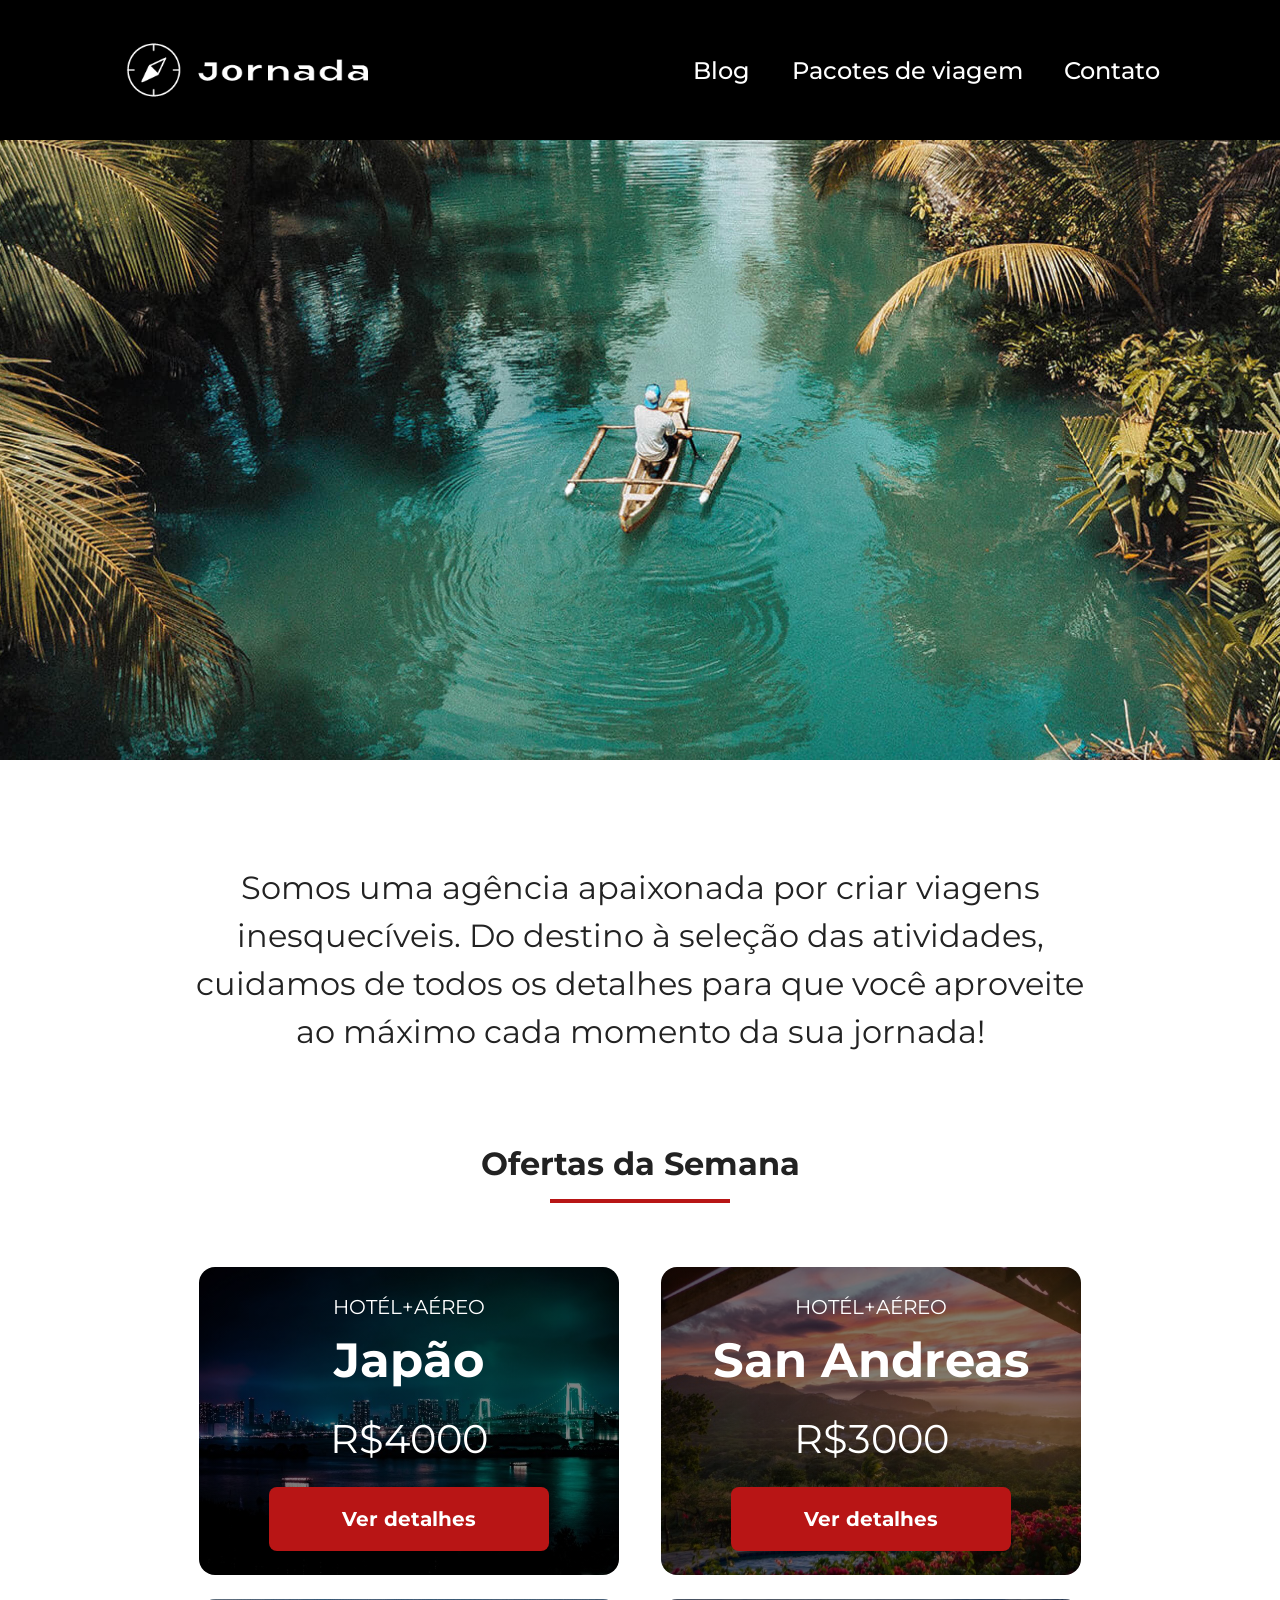
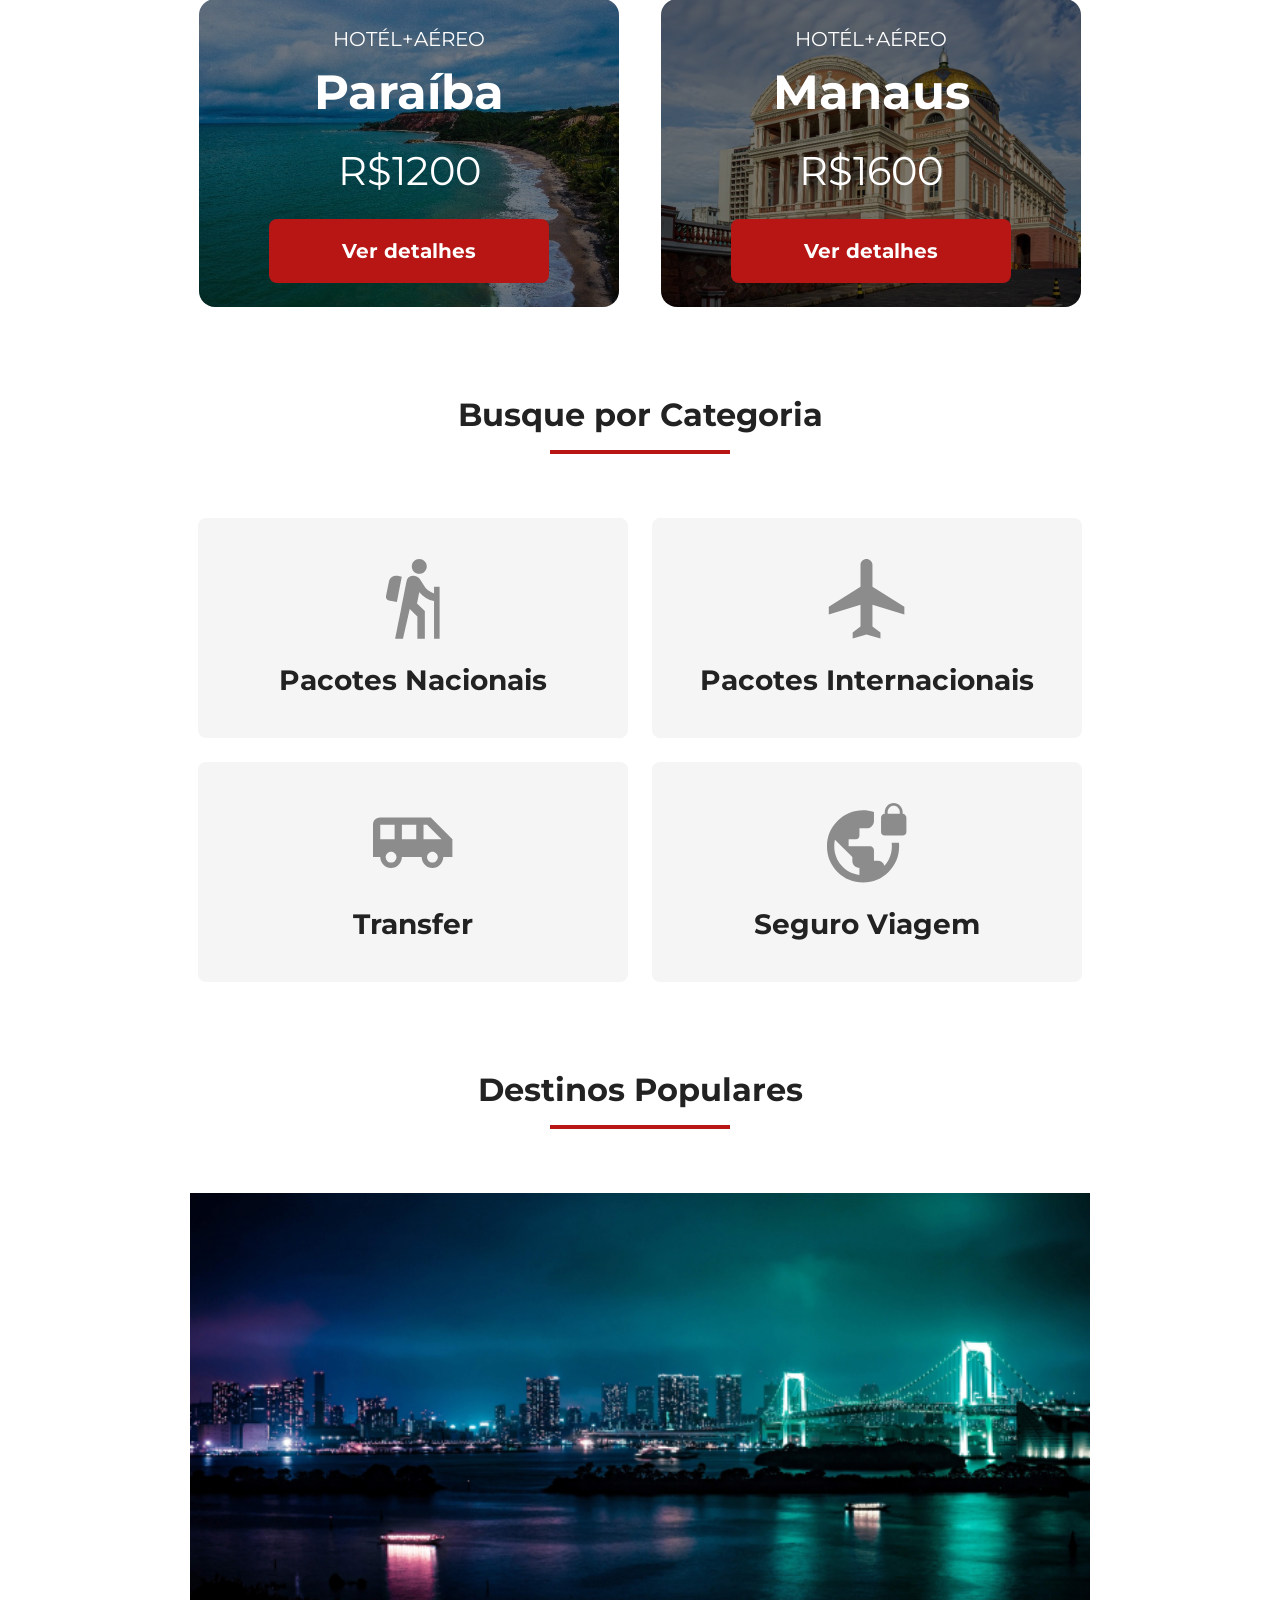
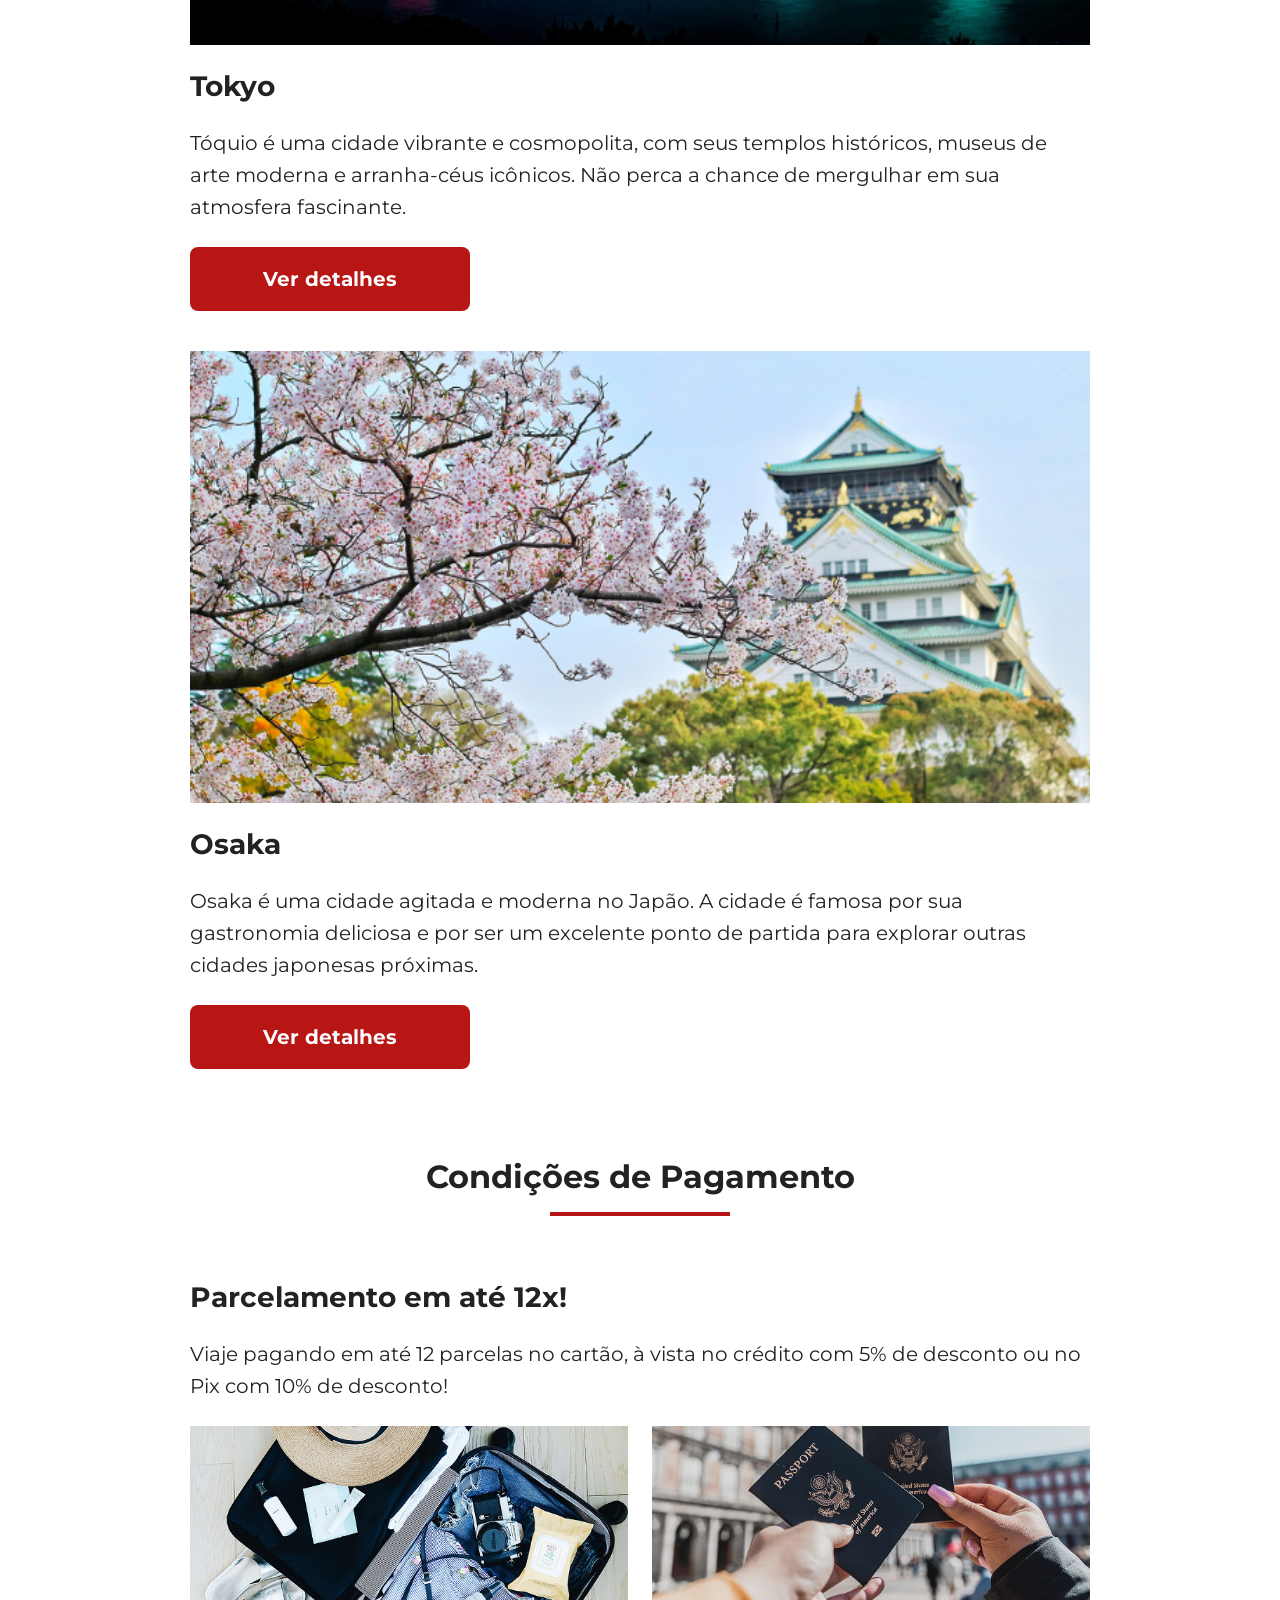
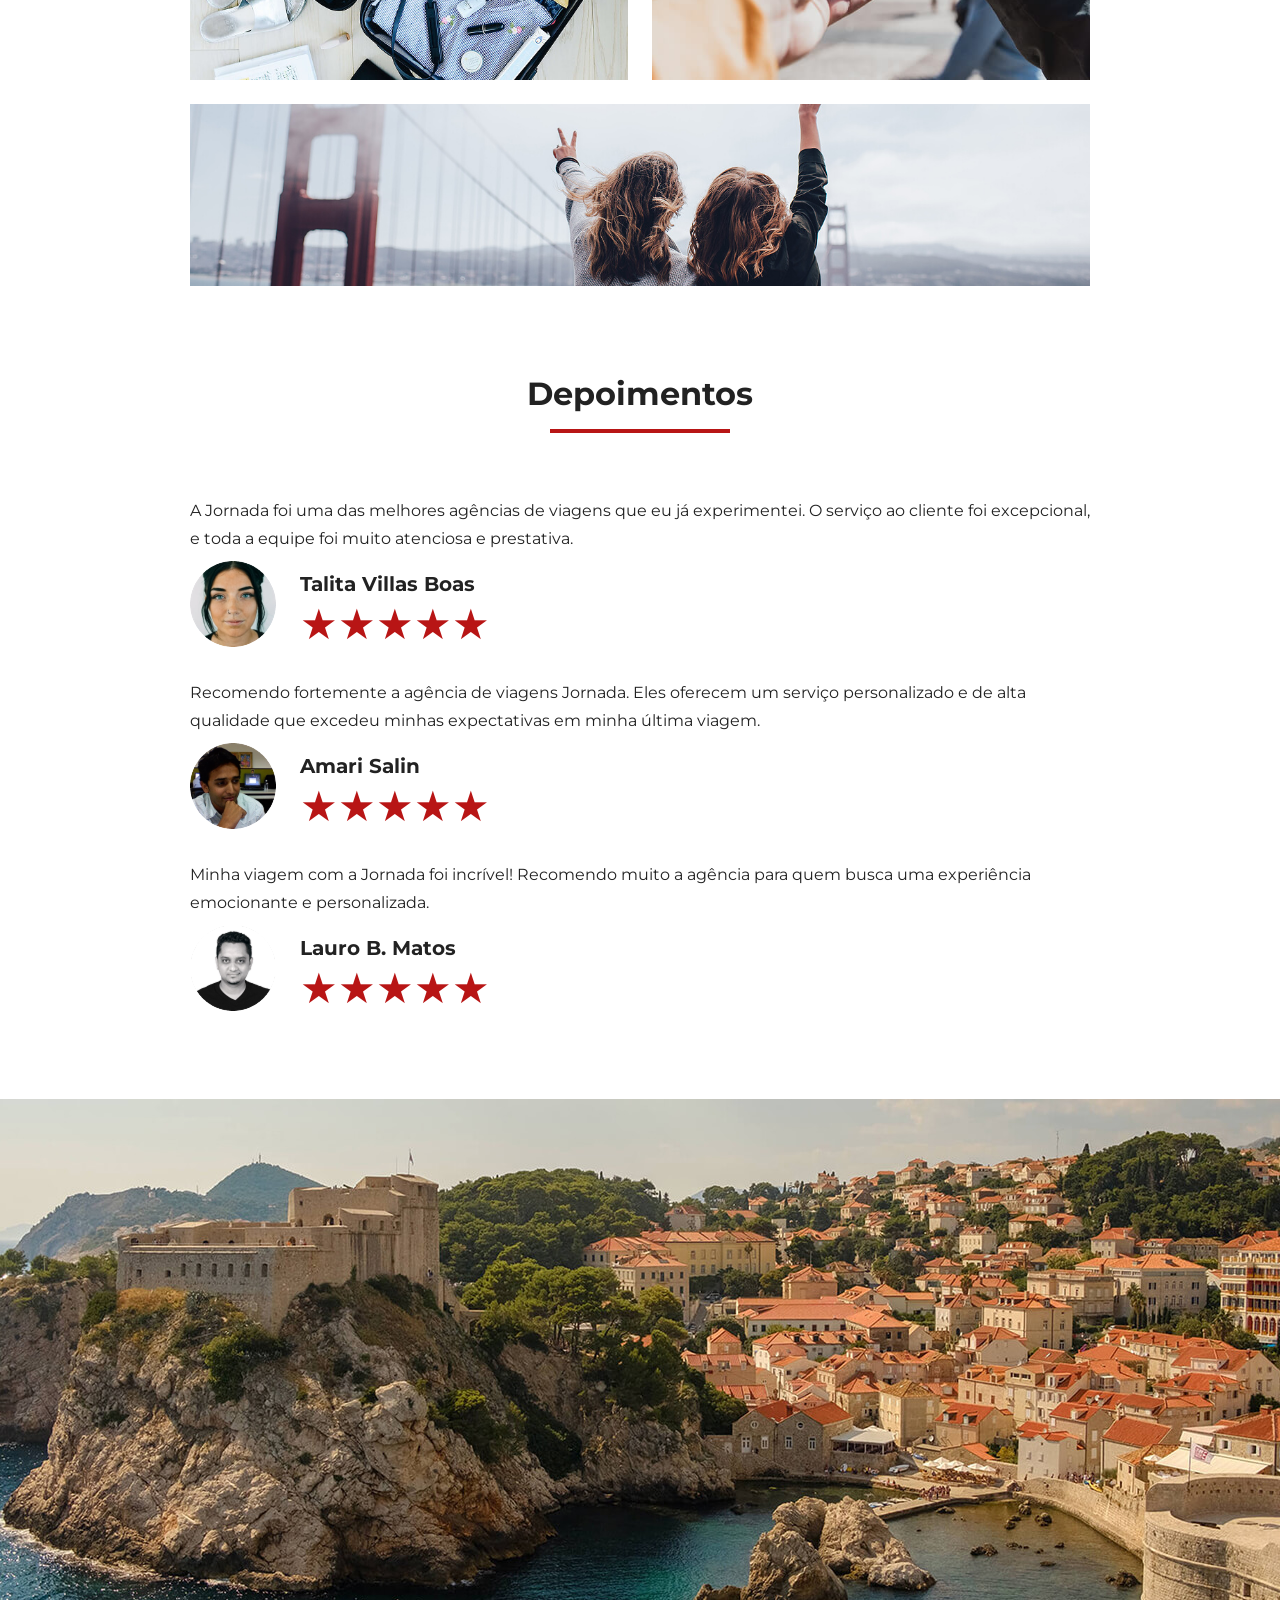
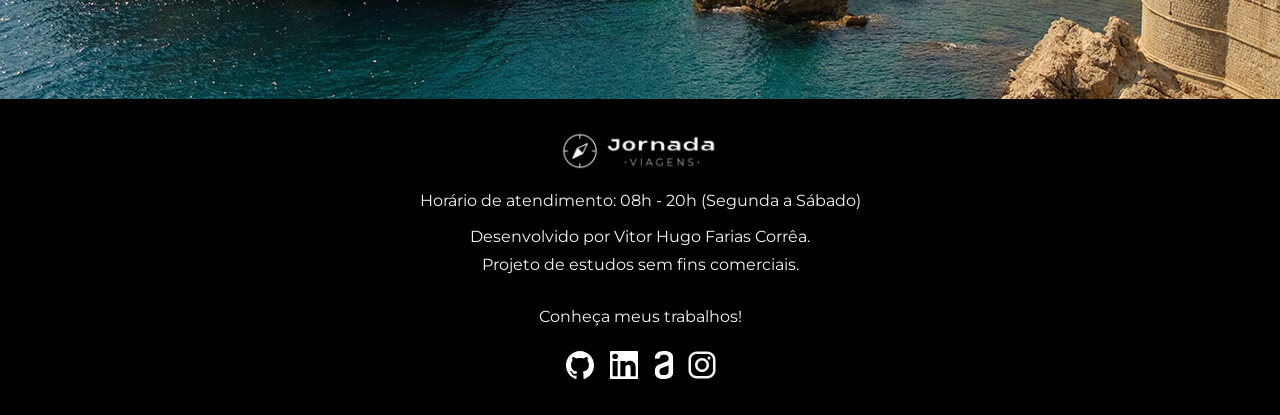
<file: index.html>
<!doctype html>
<html lang="pt-BR">
  <head>
    <meta charset="UTF-8" />
    <meta name="viewport" content="width=device-width, initial-scale=1.0" />
    <meta
      name="description"
      content="Jornada Viagens - Apaixonados por criar viagens inesquecíveis!"
    />
    <meta name="og:title" content="Jornada Viagens" />
    <meta
      name="og:description"
      content="Apaixonados por criar viagens inesquecíveis!"
    />
    <meta
      name="og:image"
      content="https://vitorhfcorrea.github.io/jornada-viagens/img/logo-footer.png"
    />
    <meta name="og:type" content="website" />
    <meta
      name="og:url"
      content="https://vitorhfcorrea.github.io/jornada-viagens"
    />

    <link rel="icon" href="favicon.svg" type="image/svg+xml" />

    <link rel="stylesheet" href="css/style.css" />
    <title>Jornada Viagens</title>
  </head>
  <body>
    <header class="main-header">
      <a class="logo" href="index.html" aria-label="Voltar à página inicial">
        <img class="img-mobile" src="img/compass-icon-white.svg" alt="" />
        <img class="img-desktop" src="img/full-logo-white.svg" alt="" />
      </a>
      <div class="nav-menu">
        <label for="menu">
          <img src="img/menu.svg" alt="abrir menu" />
        </label>
        <input type="checkbox" id="menu" hidden />
        <nav>
          <ul class="list-links">
            <li>
              <a href="blogpost.html" aria-label="Acessar Blog">Blog</a>
            </li>
            <li>
              <a href="packages.html" aria-label="Acessar Pacotes de viagem"
                >Pacotes de viagem</a
              >
            </li>
            <li>
              <a href="contact.html" aria-label="Acessar Contato">Contato</a>
            </li>
          </ul>
        </nav>
      </div>
    </header>
    <main>
      <section class="home hero">
        <div class="hero-img"></div>
        <p>
          Somos uma agência apaixonada por criar viagens inesquecíveis. Do
          destino à seleção das atividades, cuidamos de todos os detalhes para
          que você aproveite ao máximo cada momento da sua jornada!
        </p>
      </section>
      <section class="offers">
        <div class="section-title">
          <h2>Ofertas da Semana</h2>
          <hr />
        </div>
        <div class="offers-cards flex-column">
          <article class="card japao">
            <header>
              <p>Hotél+Aéreo</p>
            </header>
            <section>
              <h3>Japão</h3>
              <p>R$4000</p>
            </section>
            <footer>
              <a
                class="button"
                href="#"
                target="_blank"
                aria-label="Veja mais detalhes sobre o pacote de viagem para o Japão"
                >Ver detalhes</a
              >
            </footer>
          </article>
          <article class="card san-andreas">
            <header>
              <p>Hotél+Aéreo</p>
            </header>
            <section>
              <h3>San Andreas</h3>
              <p>R$3000</p>
            </section>
            <footer>
              <a
                class="button"
                href="#"
                target="_blank"
                aria-label="Veja mais detalhes sobre o pacote de viagem para San Andreas"
                >Ver detalhes</a
              >
            </footer>
          </article>
          <article class="card paraiba">
            <header>
              <p>Hotél+Aéreo</p>
            </header>
            <section>
              <h3>Paraíba</h3>
              <p>R$1200</p>
            </section>
            <footer>
              <a
                class="button"
                href="#"
                target="_blank"
                aria-label="Veja mais detalhes sobre o pacote de viagem para Paraíba"
                >Ver detalhes</a
              >
            </footer>
          </article>
          <article class="card manaus">
            <header>
              <p>Hotél+Aéreo</p>
            </header>
            <section>
              <h3>Manaus</h3>
              <p>R$1600</p>
            </section>
            <footer>
              <a
                class="button"
                href="#"
                target="_blank"
                aria-label="Veja mais detalhes sobre o pacote de viagem para Manaus"
                >Ver detalhes</a
              >
            </footer>
          </article>
        </div>
      </section>
      <section class="categories">
        <div class="section-title">
          <h2>Busque por Categoria</h2>
          <hr />
        </div>
        <div class="category-cards">
          <a
            class="card"
            href="#"
            target="_blank"
            aria-label="Busque pela categoria Pacotes Nacionais"
          >
            <img src="img/domestic-packages-icon.svg" alt="" />
            <h3 class="content-title">Pacotes Nacionais</h3>
          </a>

          <a
            class="card"
            href="#"
            target="_blank"
            aria-label="Busque pela categoria Pacotes Internacionais"
          >
            <img src="img/international-packages-icon.svg" alt="" />
            <h3 class="content-title">Pacotes Internacionais</h3>
          </a>

          <a
            class="card"
            href="#"
            target="_blank"
            aria-label="Busque pela categoria Transfer"
          >
            <img src="img/transfer-icon.svg" alt="" />
            <h3 class="content-title">Transfer</h3>
          </a>

          <a
            class="card"
            href="#"
            target="_blank"
            aria-label="Busque pela categoria Seguro Viagem"
          >
            <img src="img/travel-insurance-icon.svg" alt="" />
            <h3 class="content-title">Seguro Viagem</h3>
          </a>
        </div>
      </section>
      <section class="popular-destinations">
        <div class="section-title">
          <h2>Destinos Populares</h2>
          <hr />
        </div>
        <div class="destination-items flex-column">
          <article class="content flex-column">
            <div class="destination-img tokyo"></div>
            <h3 class="content-title">Tokyo</h3>
            <p class="content-text">
              Tóquio é uma cidade vibrante e cosmopolita, com seus templos
              históricos, museus de arte moderna e arranha-céus icônicos. Não
              perca a chance de mergulhar em sua atmosfera fascinante.
            </p>
            <a
              class="button"
              href="blogpost.html"
              aria-label="Veja mais detalhes sobre Tokyo"
              >Ver detalhes</a
            >
          </article>
          <article class="content flex-column">
            <div class="destination-img osaka"></div>
            <h3 class="content-title">Osaka</h3>
            <p class="content-text">
              Osaka é uma cidade agitada e moderna no Japão. A cidade é famosa
              por sua gastronomia deliciosa e por ser um excelente ponto de
              partida para explorar outras cidades japonesas próximas.
            </p>
            <a
              class="button"
              href="#"
              target="_blank"
              aria-label="Veja mais detalhes sobre Osaka"
              >Ver detalhes</a
            >
          </article>
        </div>
      </section>
      <section class="payments">
        <div class="section-title">
          <h2>Condições de Pagamento</h2>
          <hr />
        </div>
        <div class="content-container">
          <div class="content flex-column">
            <h3 class="content-title">Parcelamento em até 12x!</h3>
            <p class="content-text">
              Viaje pagando em até 12 parcelas no cartão, à vista no crédito com
              5% de desconto ou no Pix com 10% de desconto!
            </p>
          </div>
          <div class="image-gallery">
            <!--imagens estéticas, não informativas -> tratadas como div-bg em vez de img-->
            <div class="image first"></div>
            <div class="image second"></div>
            <div class="image third"></div>
          </div>
        </div>
      </section>
      <section class="testimonials">
        <div class="section-title">
          <h2>Depoimentos</h2>
          <hr />
        </div>
        <div class="testimonials-container flex-column">
          <article class="comment">
            <blockquote>
              <p>
                A Jornada foi uma das melhores agências de viagens que eu já
                experimentei. O serviço ao cliente foi excepcional, e toda a
                equipe foi muito atenciosa e prestativa.
              </p>
            </blockquote>
            <footer>
              <figure>
                <img src="img/talita.png" alt="Foto de Talita Villas Boas" />
                <figcaption>
                  <cite class="name">Talita Villas Boas</cite>
                  <span class="rating" role="img" aria-label="5 de 5 estrelas"
                    >★★★★★</span
                  >
                </figcaption>
              </figure>
            </footer>
          </article>
          <article class="comment">
            <blockquote>
              <p>
                Recomendo fortemente a agência de viagens Jornada. Eles oferecem
                um serviço personalizado e de alta qualidade que excedeu minhas
                expectativas em minha última viagem.
              </p>
            </blockquote>
            <footer>
              <figure>
                <img src="img/amari.png" alt="Foto de Amari Salin" />
                <figcaption>
                  <cite class="name">Amari Salin</cite>
                  <span class="rating" role="img" aria-label="5 de 5 estrelas"
                    >★★★★★</span
                  >
                </figcaption>
              </figure>
            </footer>
          </article>
          <article class="comment">
            <blockquote>
              <p>
                Minha viagem com a Jornada foi incrível! Recomendo muito a
                agência para quem busca uma experiência emocionante e
                personalizada.
              </p>
            </blockquote>
            <footer>
              <figure>
                <img src="img/lauro.png" alt="Foto de Lauro B. Matos" />
                <figcaption>
                  <cite class="name">Lauro B. Matos</cite>
                  <span class="rating" role="img" aria-label="5 de 5 estrelas"
                    >★★★★★</span
                  >
                </figcaption>
              </figure>
            </footer>
          </article>
        </div>
      </section>
      <section class="home bottom-hero">
        <div class="hero-img"></div>
      </section>
    </main>
    <footer class="main-footer">
      <div class="flex-column footer-content">
        <img
          src="img/full-jornada-viagens-logo-white.svg"
          alt="Jornada Viagens"
        />
        <p>Horário de atendimento: 08h - 20h (Segunda a Sábado)</p>
        <p>
          Desenvolvido por Vitor Hugo Farias Corrêa.<br />Projeto de estudos sem
          fins comerciais.
        </p>
      </div>
      <div class="social">
        <p>Conheça meus trabalhos!</p>
        <div class="social-media-icons">
          <a
            href="https://github.com/VitorHFCorrea"
            target="_blank"
            aria-label="GitHub de Vitor Hugo"
          >
            <img src="img/logo-github.svg" alt="" />
          </a>
          <a
            href="https://www.linkedin.com/in/vitorhfc/"
            target="_blank"
            aria-label="LinkedIn de Vitor Hugo"
          >
            <img src="img/logo-linkedin.svg" alt="" />
          </a>
          <a
            href="https://cursos.alura.com.br/vitrinedev/vitorhfc"
            target="_blank"
            aria-label="Vitrine Dev na Alura de Vitor Hugo"
          >
            <img class="alura" src="img/logo-alura.svg" alt="" />
          </a>
          <a
            href="https://www.instagram.com/vitorhfcorrea"
            target="_blank"
            aria-label="Instagram de Vitor Hugo"
          >
            <img class="instagram" src="img/logo-instagram.svg" alt="" />
          </a>
        </div>
      </div>
    </footer>
  </body>
</html>
</file>
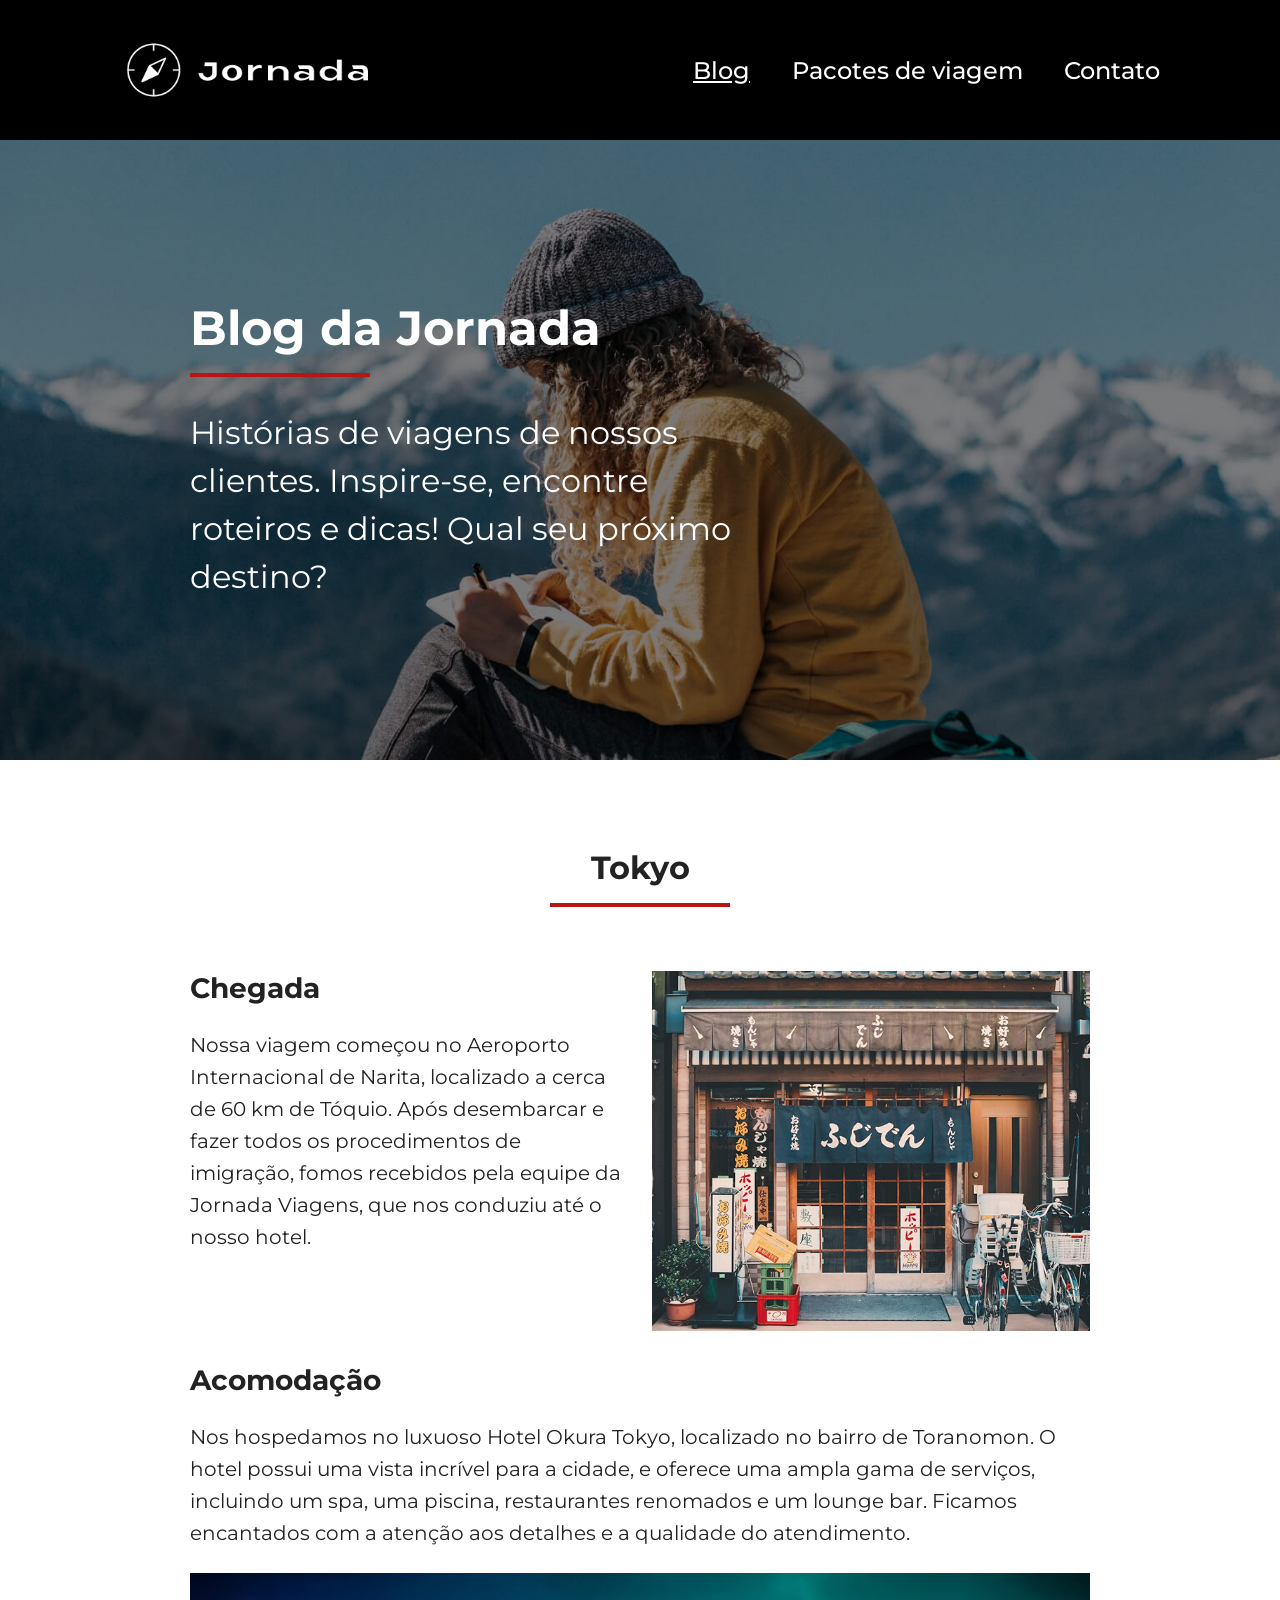
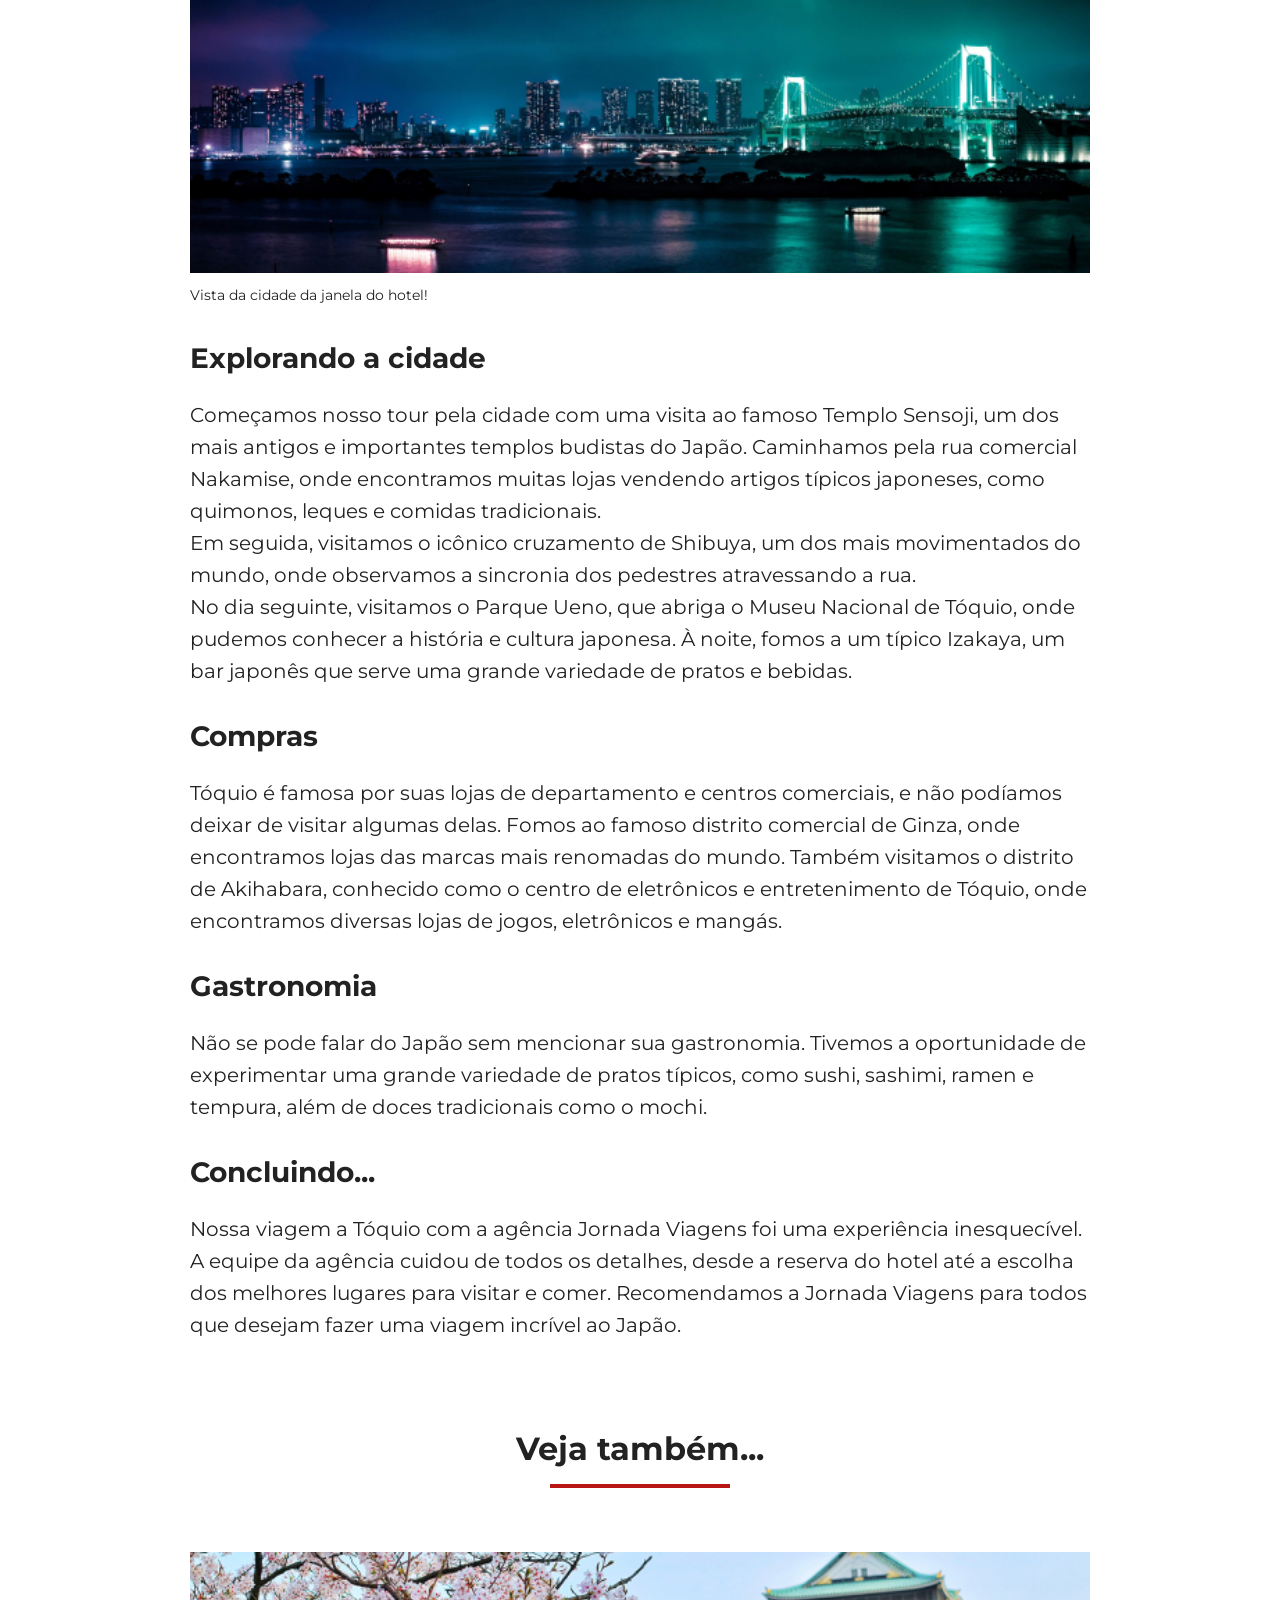
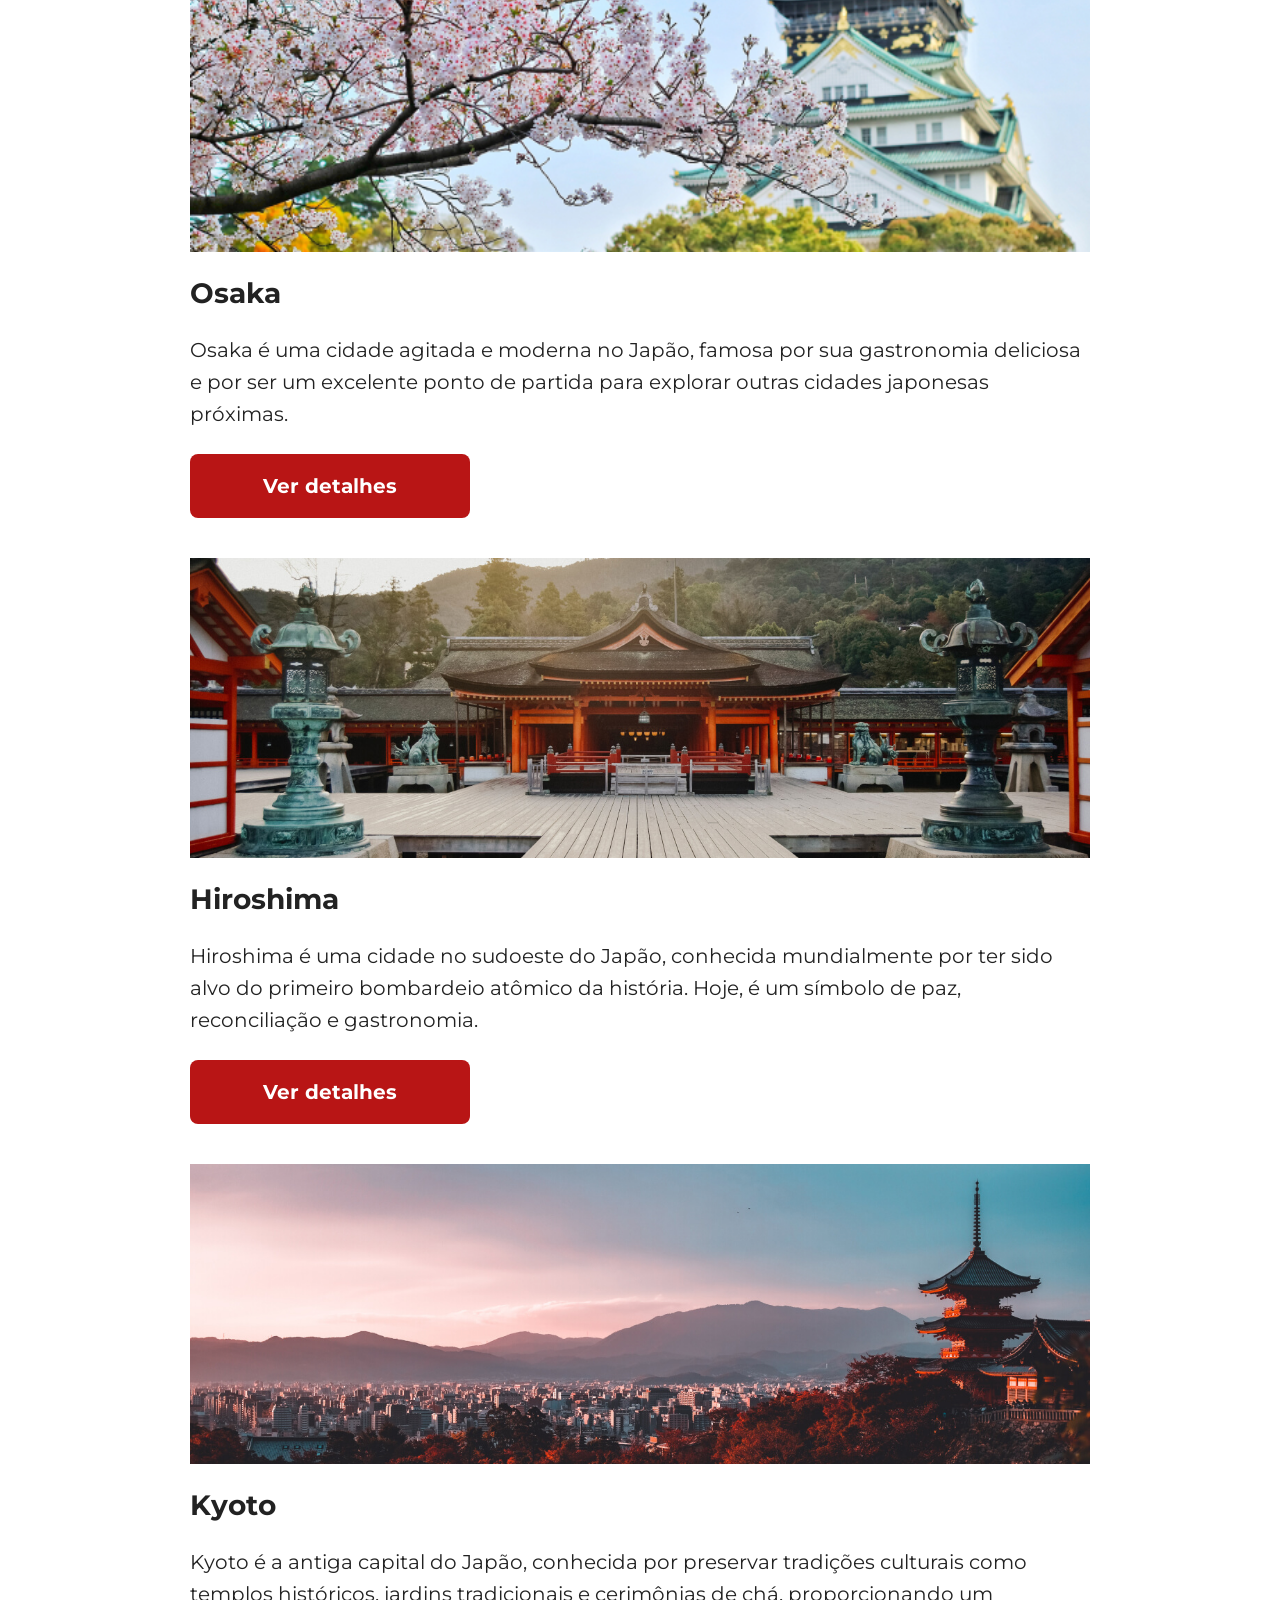
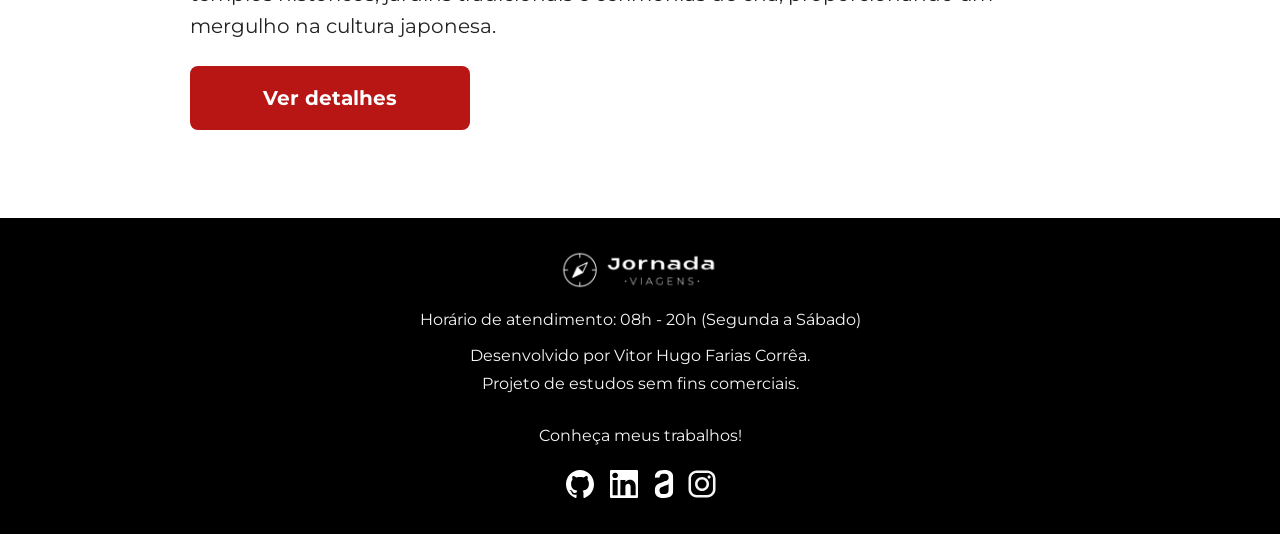
<file: blogpost.html>
<!doctype html>
<html lang="pt-BR">
  <head>
    <meta charset="UTF-8" />
    <meta name="viewport" content="width=device-width, initial-scale=1.0" />
    <meta
      name="description"
      content="Blog da Jornada - Histórias de viagens de nossos clientes!"
    />

    <meta name="og:title" content="Blog da Jornada" />
    <meta
      name="og:description"
      content="Histórias de viagens de nossos clientes!"
    />
    <meta
      name="og:image"
      content="https://vitorhfcorrea.github.io/jornada-viagens/img/logo-footer.png"
    />
    <meta name="og:type" content="website" />
    <meta
      name="og:url"
      content="https://vitorhfcorrea.github.io/jornada-viagens/blogpost.html"
    />

    <link rel="icon" href="favicon.svg" type="image/svg+xml" />
    <link rel="stylesheet" href="css/style.css" />
    <title>Blog da Jornada</title>
  </head>
  <body>
    <header class="main-header">
      <a class="logo" href="index.html" aria-label="Voltar à página inicial">
        <img class="img-mobile" src="img/compass-icon-white.svg" alt="" />
        <img class="img-desktop" src="img/full-logo-white.svg" alt="" />
      </a>
      <div class="nav-menu">
        <label for="menu">
          <img src="img/menu.svg" alt="abrir menu" />
        </label>
        <input type="checkbox" id="menu" hidden />
        <nav>
          <ul class="list-links">
            <li>
              <a href="blogpost.html" class="active" aria-label="Acessar Blog"
                >Blog</a
              >
            </li>
            <li>
              <a href="packages.html" aria-label="Acessar Pacotes de viagem"
                >Pacotes de viagem</a
              >
            </li>
            <li>
              <a href="contact.html" aria-label="Acessar Contato">Contato</a>
            </li>
          </ul>
        </nav>
      </div>
    </header>
    <main>
      <section class="blog hero">
        <div class="hero-img">
          <div class="hero-content">
            <div class="hero-content-container">
              <h1>Blog da Jornada</h1>
              <hr />
              <p>
                Histórias de viagens de nossos clientes. Inspire-se, encontre
                roteiros e dicas! Qual seu próximo destino?
              </p>
            </div>
          </div>
        </div>
      </section>
      <article class="post">
        <header class="section-title">
          <h2>Tokyo</h2>
          <hr />
        </header>
        <div class="post-content flex-column">
          <div class="paragraph flex-column arrive">
            <div class="arrive-text flex-column">
              <h3 class="content-title">Chegada</h3>
              <p class="content-text">
                Nossa viagem começou no Aeroporto Internacional de Narita,
                localizado a cerca de 60 km de Tóquio. Após desembarcar e fazer
                todos os procedimentos de imigração, fomos recebidos pela equipe
                da Jornada Viagens, que nos conduziu até o nosso hotel.
              </p>
            </div>
            <div class="content-img store"></div>
          </div>
          <div class="paragraph flex-column">
            <h3 class="content-title">Acomodação</h3>
            <p class="content-text">
              Nos hospedamos no luxuoso Hotel Okura Tokyo, localizado no bairro
              de Toranomon. O hotel possui uma vista incrível para a cidade, e
              oferece uma ampla gama de serviços, incluindo um spa, uma piscina,
              restaurantes renomados e um lounge bar. Ficamos encantados com a
              atenção aos detalhes e a qualidade do atendimento.
            </p>
            <figure class="content-img">
              <div class="tokyo-view"></div>
              <figcaption>Vista da cidade da janela do hotel!</figcaption>
            </figure>
          </div>
          <div class="paragraph flex-column">
            <h3 class="content-title">Explorando a cidade</h3>
            <p class="content-text">
              Começamos nosso tour pela cidade com uma visita ao famoso Templo
              Sensoji, um dos mais antigos e importantes templos budistas do
              Japão. Caminhamos pela rua comercial Nakamise, onde encontramos
              muitas lojas vendendo artigos típicos japoneses, como quimonos,
              leques e comidas tradicionais. <br />
              Em seguida, visitamos o icônico cruzamento de Shibuya, um dos mais
              movimentados do mundo, onde observamos a sincronia dos pedestres
              atravessando a rua. <br />No dia seguinte, visitamos o Parque
              Ueno, que abriga o Museu Nacional de Tóquio, onde pudemos conhecer
              a história e cultura japonesa. À noite, fomos a um típico Izakaya,
              um bar japonês que serve uma grande variedade de pratos e bebidas.
            </p>
          </div>
          <div class="paragraph flex-column">
            <h3 class="content-title">Compras</h3>
            <p class="content-text">
              Tóquio é famosa por suas lojas de departamento e centros
              comerciais, e não podíamos deixar de visitar algumas delas. Fomos
              ao famoso distrito comercial de Ginza, onde encontramos lojas das
              marcas mais renomadas do mundo. Também visitamos o distrito de
              Akihabara, conhecido como o centro de eletrônicos e entretenimento
              de Tóquio, onde encontramos diversas lojas de jogos, eletrônicos e
              mangás.
            </p>
          </div>
          <div class="paragraph flex-column">
            <h3 class="content-title">Gastronomia</h3>
            <p class="content-text">
              Não se pode falar do Japão sem mencionar sua gastronomia. Tivemos
              a oportunidade de experimentar uma grande variedade de pratos
              típicos, como sushi, sashimi, ramen e tempura, além de doces
              tradicionais como o mochi.
            </p>
          </div>
          <div class="paragraph flex-column">
            <h3 class="content-title">Concluindo...</h3>
            <p class="content-text">
              Nossa viagem a Tóquio com a agência Jornada Viagens foi uma
              experiência inesquecível. A equipe da agência cuidou de todos os
              detalhes, desde a reserva do hotel até a escolha dos melhores
              lugares para visitar e comer. Recomendamos a Jornada Viagens para
              todos que desejam fazer uma viagem incrível ao Japão.
            </p>
          </div>
        </div>
      </article>
      <aside class="other-posts">
        <div class="section-title">
          <h2>Veja também...</h2>
          <hr />
        </div>
        <div class="destination-items flex-row flex-column">
          <article class="content flex-column">
            <div class="destination-img osaka"></div>
            <h3 class="content-title">Osaka</h3>
            <p class="content-text">
              Osaka é uma cidade agitada e moderna no Japão, famosa por sua
              gastronomia deliciosa e por ser um excelente ponto de partida para
              explorar outras cidades japonesas próximas.
            </p>
            <a
              class="button"
              href="#"
              target="_blank"
              aria-label="Veja mais detalhes sobre Osaka"
              >Ver detalhes</a
            >
          </article>
          <article class="content flex-column">
            <div class="destination-img hiroshima"></div>
            <h3 class="content-title">Hiroshima</h3>
            <p class="content-text">
              Hiroshima é uma cidade no sudoeste do Japão, conhecida
              mundialmente por ter sido alvo do primeiro bombardeio atômico da
              história. Hoje, é um símbolo de paz, reconciliação e gastronomia.
            </p>
            <a
              class="button"
              href="#"
              target="_blank"
              aria-label="Veja mais detalhes sobre Hiroshima"
              >Ver detalhes</a
            >
          </article>
          <article class="content flex-column">
            <div class="destination-img kyoto"></div>
            <h3 class="content-title">Kyoto</h3>
            <p class="content-text">
              Kyoto é a antiga capital do Japão, conhecida por preservar
              tradições culturais como templos históricos, jardins tradicionais
              e cerimônias de chá, proporcionando um mergulho na cultura
              japonesa.
            </p>
            <a
              class="button"
              href="#"
              target="_blank"
              aria-label="Veja mais detalhes sobre Kyoto"
              >Ver detalhes</a
            >
          </article>
        </div>
      </aside>
    </main>
    <footer class="main-footer">
      <div class="flex-column footer-content">
        <img
          src="img/full-jornada-viagens-logo-white.svg"
          alt="Jornada Viagens"
        />
        <p>Horário de atendimento: 08h - 20h (Segunda a Sábado)</p>
        <p>
          Desenvolvido por Vitor Hugo Farias Corrêa.<br />Projeto de estudos sem
          fins comerciais.
        </p>
      </div>
      <div class="social">
        <p>Conheça meus trabalhos!</p>
        <div class="social-media-icons">
          <a
            href="https://github.com/VitorHFCorrea"
            target="_blank"
            aria-label="GitHub de Vitor Hugo"
          >
            <img src="img/logo-github.svg" alt="" />
          </a>
          <a
            href="https://www.linkedin.com/in/vitorhfc/"
            target="_blank"
            aria-label="LinkedIn de Vitor Hugo"
          >
            <img src="img/logo-linkedin.svg" alt="" />
          </a>
          <a
            href="https://cursos.alura.com.br/vitrinedev/vitorhfc"
            target="_blank"
            aria-label="Vitrine Dev na Alura de Vitor Hugo"
          >
            <img class="alura" src="img/logo-alura.svg" alt="" />
          </a>
          <a
            href="https://www.instagram.com/vitorhfcorrea"
            target="_blank"
            aria-label="Instagram de Vitor Hugo"
          >
            <img class="instagram" src="img/logo-instagram.svg" alt="" />
          </a>
        </div>
      </div>
    </footer>
  </body>
</html>
</file>
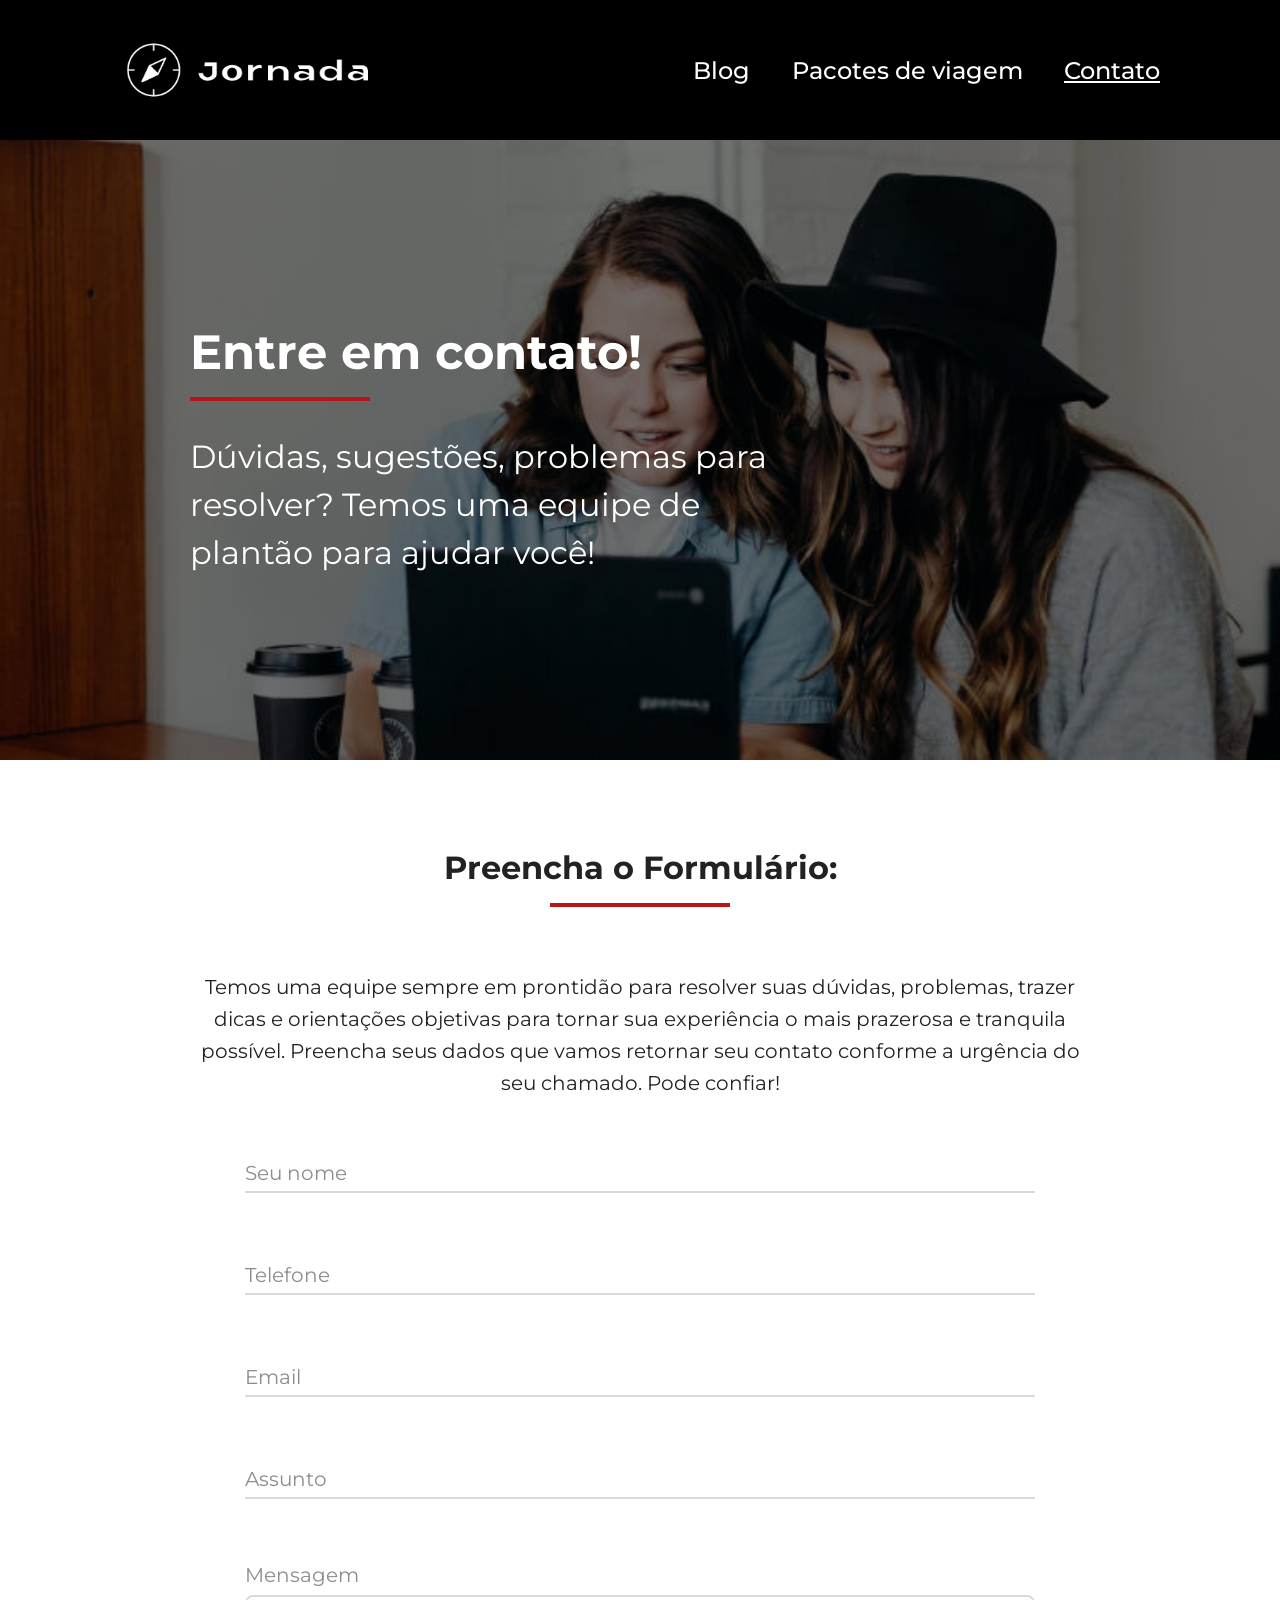
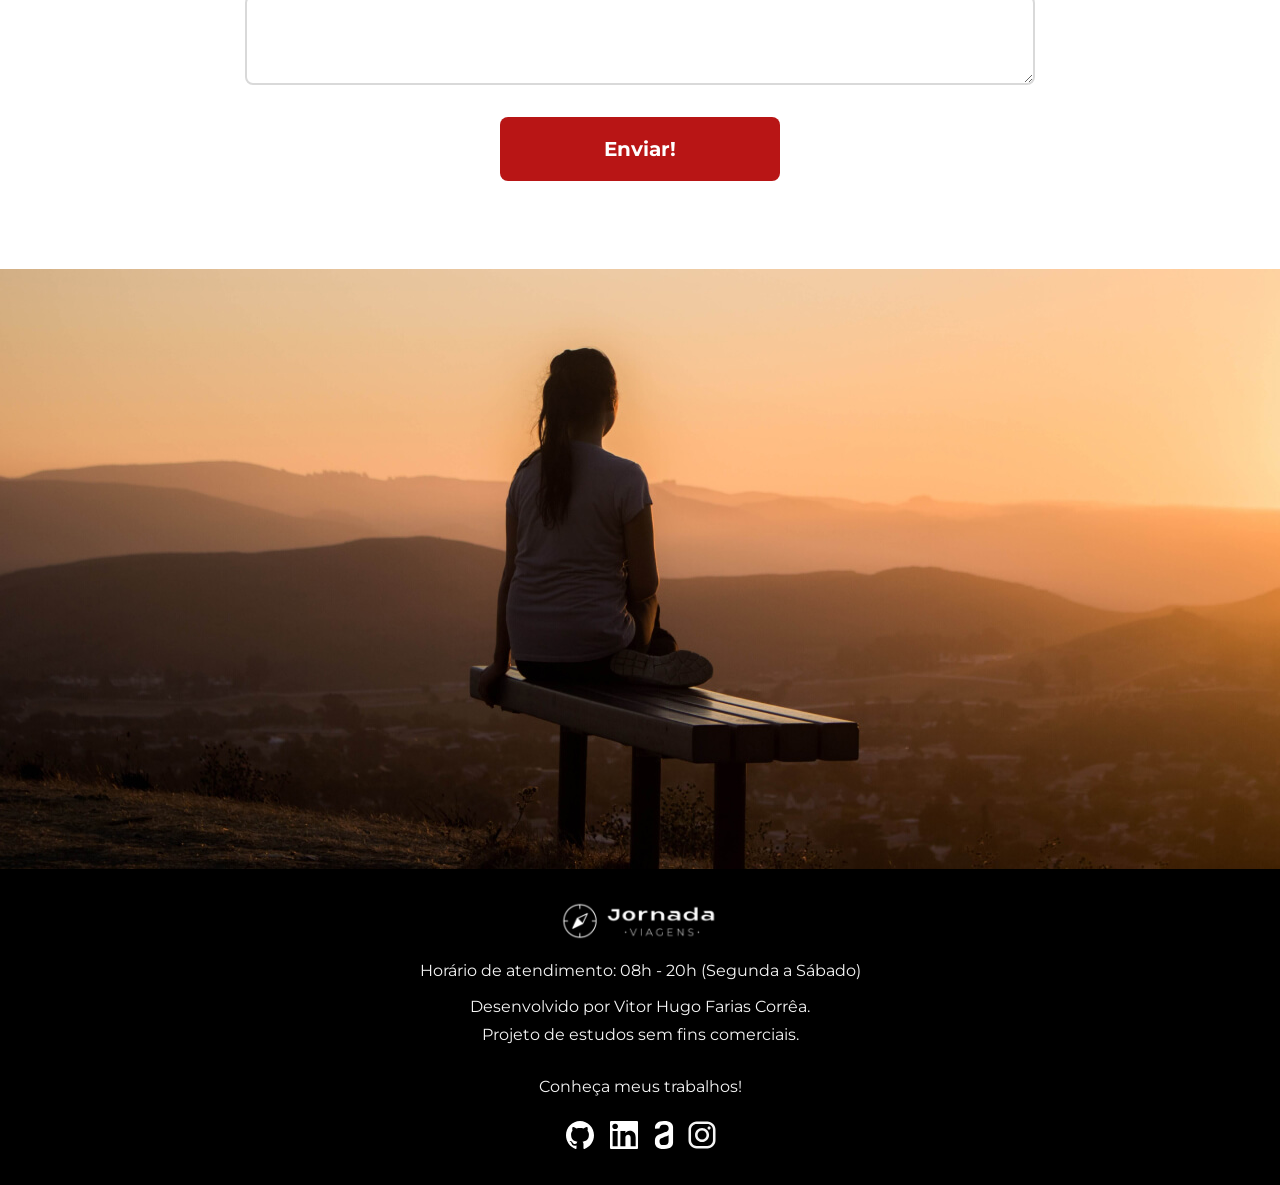
<file: contact.html>
<!doctype html>
<html lang="pt-BR">
  <head>
    <meta charset="UTF-8" />
    <meta name="viewport" content="width=device-width, initial-scale=1.0" />
    <meta
      name="description"
      content="Entre em Contato - Dúvidas, sugestões, problemas para resolver? Temos uma equipe de plantão para ajudar você!"
    />

    <meta name="og:title" content="Entre em Contato" />
    <meta
      name="og:description"
      content="Dúvidas, sugestões, problemas para resolver? Temos uma equipe de plantão para ajudar você!"
    />
    <meta
      name="og:image"
      content="https://vitorhfcorrea.github.io/jornada-viagens/img/logo-footer.png"
    />
    <meta name="og:type" content="website" />
    <meta
      name="og:url"
      content="https://vitorhfcorrea.github.io/jornada-viagens/contact.html"
    />

    <link rel="icon" href="favicon.svg" type="image/svg+xml" />
    <link rel="stylesheet" href="css/style.css" />
    <title>Entre em contato</title>
  </head>
  <body>
    <header class="main-header">
      <a class="logo" href="index.html" aria-label="Voltar à página inicial">
        <img class="img-mobile" src="img/compass-icon-white.svg" alt="" />
        <img class="img-desktop" src="img/full-logo-white.svg" alt="" />
      </a>
      <div class="nav-menu">
        <label for="menu">
          <img src="img/menu.svg" alt="abrir menu" />
        </label>
        <input type="checkbox" id="menu" hidden />
        <nav>
          <ul class="list-links">
            <li>
              <a href="blogpost.html" aria-label="Acessar Blog">Blog</a>
            </li>
            <li>
              <a href="packages.html" aria-label="Acessar Pacotes de viagem"
                >Pacotes de viagem</a
              >
            </li>
            <li>
              <a href="contact.html" class="active" aria-label="Acessar Contato"
                >Contato</a
              >
            </li>
          </ul>
        </nav>
      </div>
    </header>
    <main>
      <section class="contact hero">
        <div class="hero-img">
          <div class="hero-content">
            <div class="hero-content-container">
              <h1>Entre em contato!</h1>
              <hr />
              <p>
                Dúvidas, sugestões, problemas para resolver? Temos uma equipe de
                plantão para ajudar você!
              </p>
            </div>
          </div>
        </div>
      </section>
      <section class="contact-form">
        <div class="section-title">
          <h2>Preencha o Formulário:</h2>
          <hr />
        </div>
        <div class="flex-column">
          <p class="content-text">
            Temos uma equipe sempre em prontidão para resolver suas dúvidas,
            problemas, trazer dicas e orientações objetivas para tornar sua
            experiência o mais prazerosa e tranquila possível. Preencha seus
            dados que vamos retornar seu contato conforme a urgência do seu
            chamado. Pode confiar!
          </p>
          <form>
            <label for="name" class="sr-only">Seu nome</label>
            <input type="text" id="name" name="name" placeholder="Seu nome" />

            <label for="phone" class="sr-only">Telefone</label>
            <input type="tel" id="phone" name="phone" placeholder="Telefone" />

            <label for="email" class="sr-only">Email</label>
            <input type="email" id="email" name="email" placeholder="Email" />

            <label for="topic" class="sr-only">Assunto</label>
            <input type="text" id="topic" name="topic" placeholder="Assunto" />

            <div class="text-area">
              <label for="message">Mensagem</label>
              <textarea name="message" id="message"></textarea>
            </div>

            <button class="button" type="submit">Enviar!</button>
          </form>
        </div>
      </section>

      <section class="contact bottom-hero">
        <div class="hero-img"></div>
      </section>
    </main>
    <footer class="main-footer">
      <div class="flex-column footer-content">
        <img
          src="img/full-jornada-viagens-logo-white.svg"
          alt="Jornada Viagens"
        />
        <p>Horário de atendimento: 08h - 20h (Segunda a Sábado)</p>
        <p>
          Desenvolvido por Vitor Hugo Farias Corrêa.<br />Projeto de estudos sem
          fins comerciais.
        </p>
      </div>
      <div class="social">
        <p>Conheça meus trabalhos!</p>
        <div class="social-media-icons">
          <a
            href="https://github.com/VitorHFCorrea"
            target="_blank"
            aria-label="GitHub de Vitor Hugo"
          >
            <img src="img/logo-github.svg" alt="" />
          </a>
          <a
            href="https://www.linkedin.com/in/vitorhfc/"
            target="_blank"
            aria-label="LinkedIn de Vitor Hugo"
          >
            <img src="img/logo-linkedin.svg" alt="" />
          </a>
          <a
            href="https://cursos.alura.com.br/vitrinedev/vitorhfc"
            target="_blank"
            aria-label="Vitrine Dev na Alura de Vitor Hugo"
          >
            <img class="alura" src="img/logo-alura.svg" alt="" />
          </a>
          <a
            href="https://www.instagram.com/vitorhfcorrea"
            target="_blank"
            aria-label="Instagram de Vitor Hugo"
          >
            <img class="instagram" src="img/logo-instagram.svg" alt="" />
          </a>
        </div>
      </div>
    </footer>
  </body>
</html>
</file>
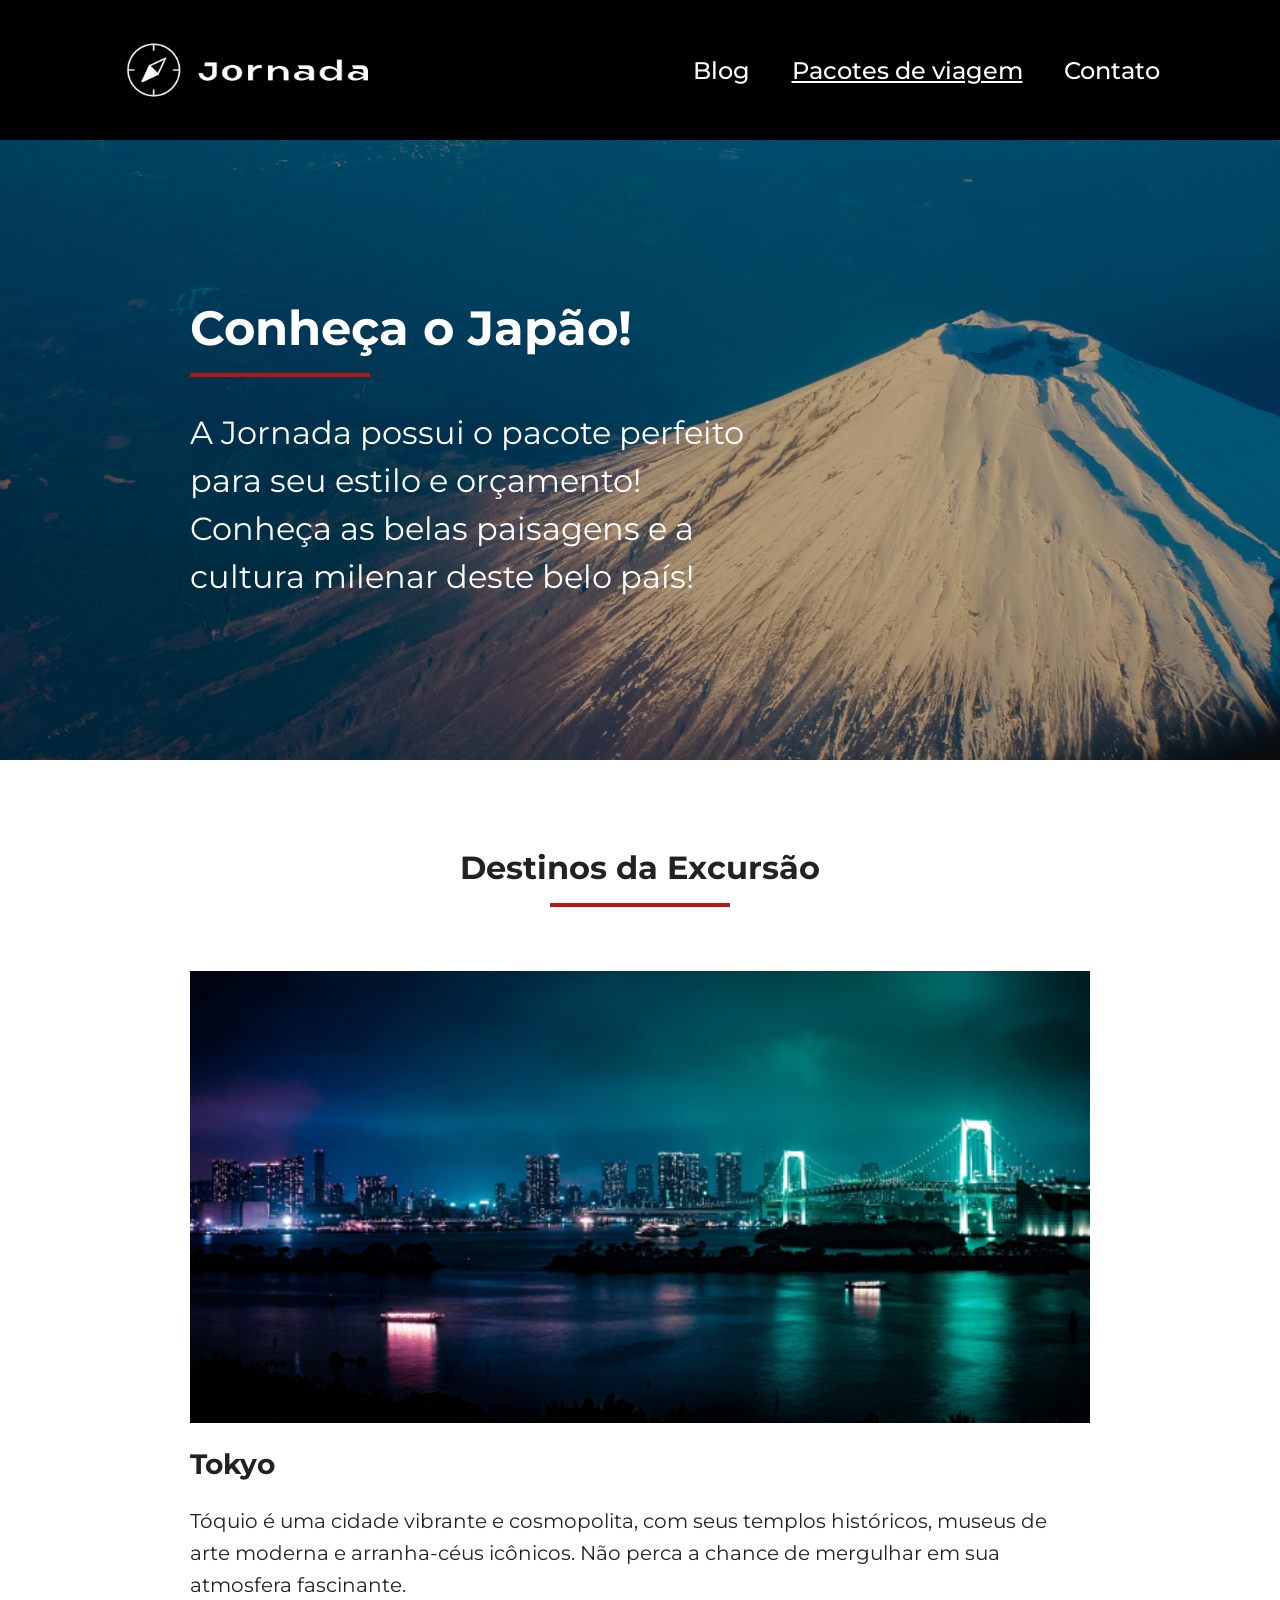
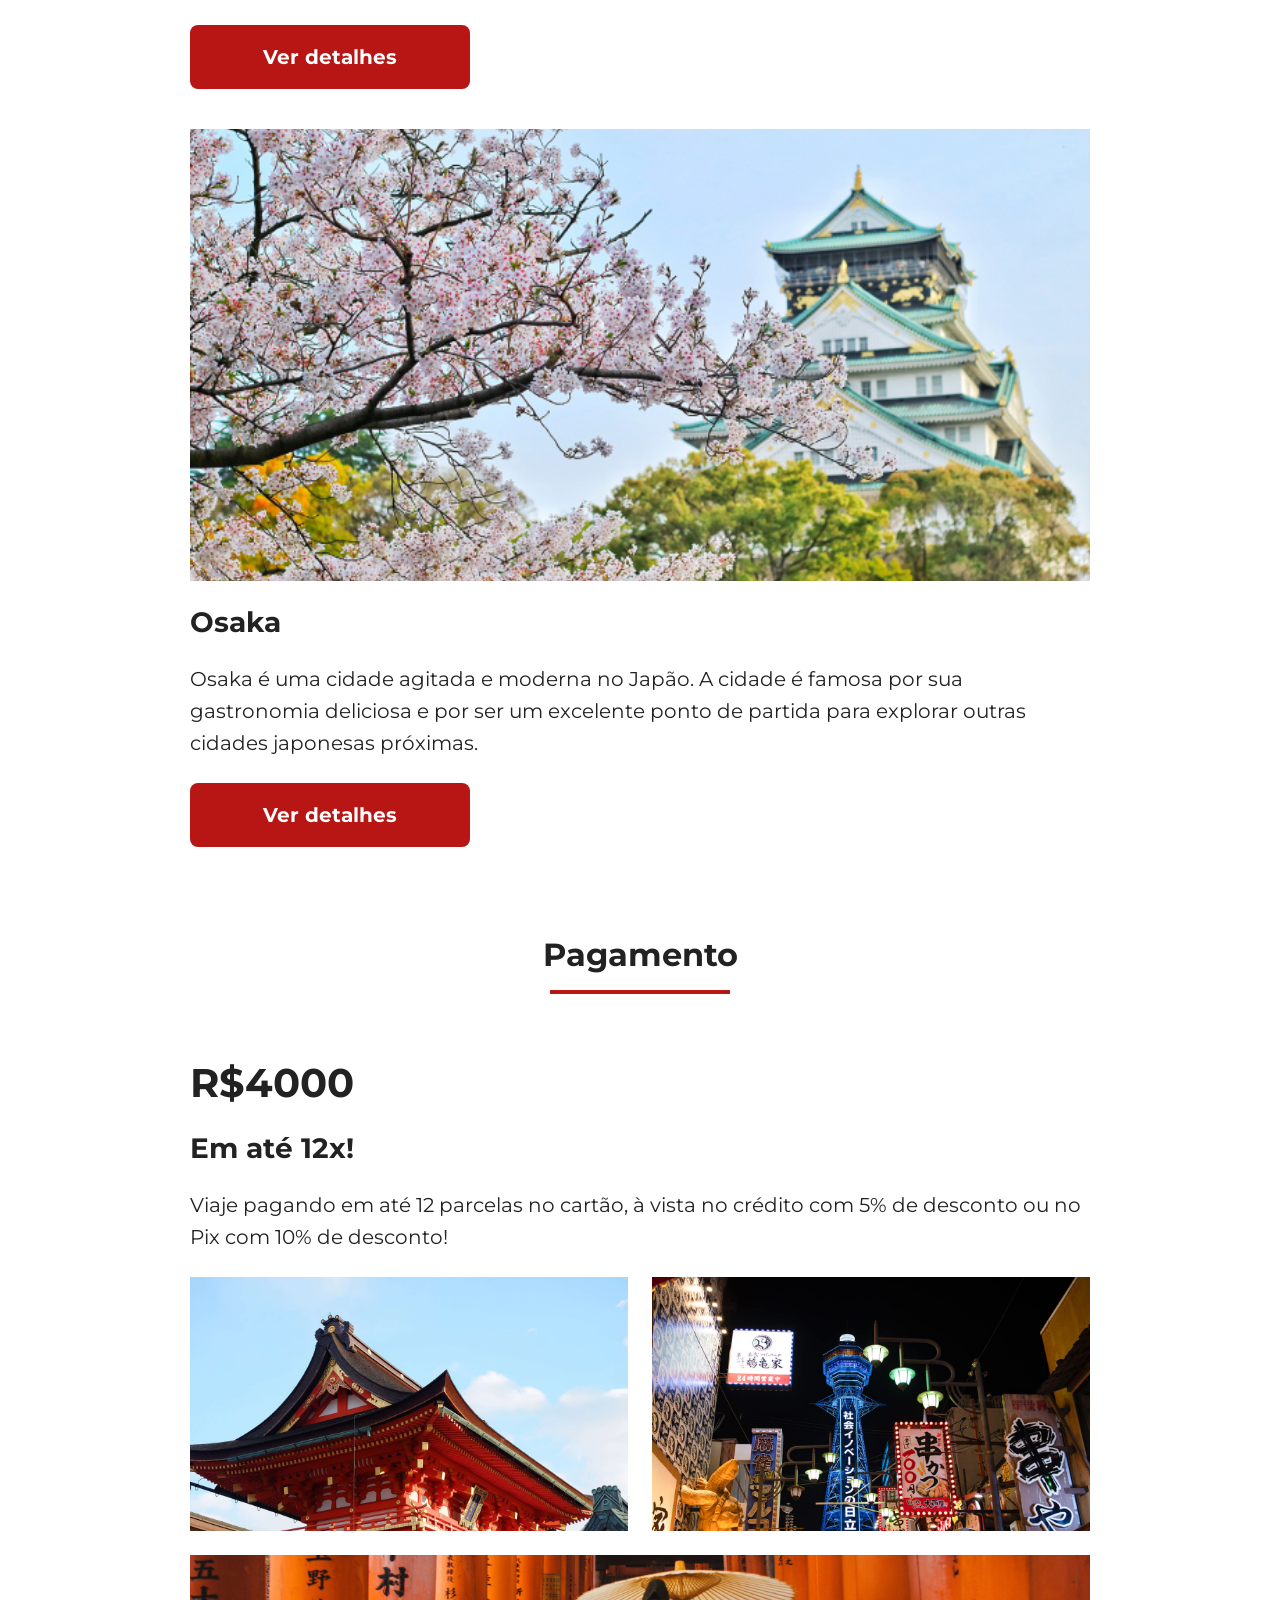
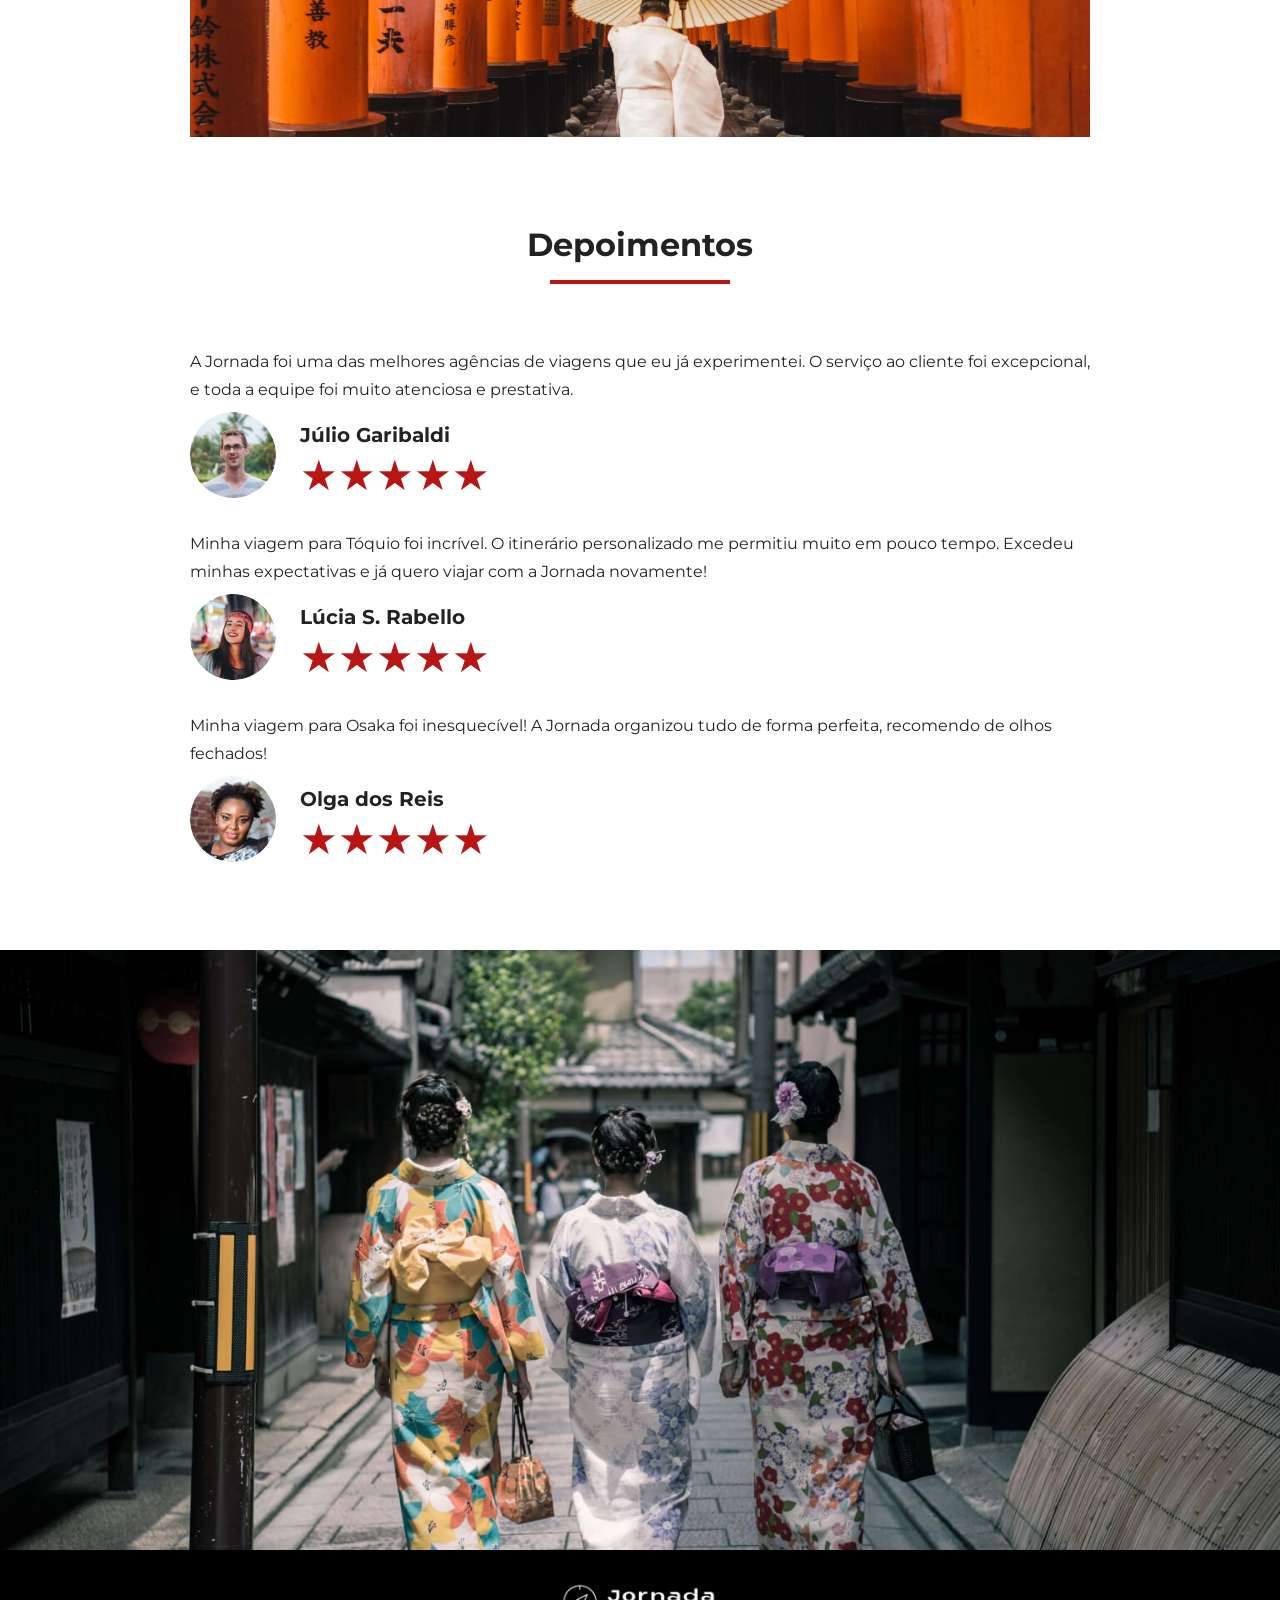
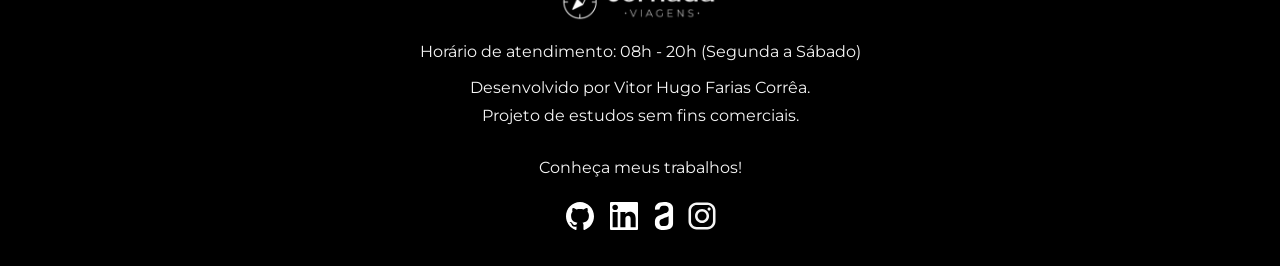
<file: packages.html>
<!doctype html>
<html lang="pt-BR">
  <head>
    <meta charset="UTF-8" />
    <meta name="viewport" content="width=device-width, initial-scale=1.0" />
    <meta
      name="description"
      content="Conheça o Japão! - Conheça as belas paisagens e a cultura milenar deste belo país!"
    />

    <meta name="og:title" content="Conheça o Japão!" />
    <meta
      name="og:description"
      content="Conheça as belas paisagens e a cultura milenar deste belo país!"
    />
    <meta
      name="og:image"
      content="https://vitorhfcorrea.github.io/jornada-viagens/img/logo-footer.png"
    />
    <meta name="og:type" content="website" />
    <meta
      name="og:url"
      content="https://vitorhfcorrea.github.io/jornada-viagens/packages.html"
    />

    <link rel="icon" href="favicon.svg" type="image/svg+xml" />
    <link rel="stylesheet" href="css/style.css" />
    <title>Pacotes de Viagem</title>
  </head>
  <body>
    <header class="main-header">
      <a class="logo" href="index.html" aria-label="Voltar à página inicial">
        <img class="img-mobile" src="img/compass-icon-white.svg" alt="" />
        <img class="img-desktop" src="img/full-logo-white.svg" alt="" />
      </a>
      <div class="nav-menu">
        <label for="menu">
          <img src="img/menu.svg" alt="abrir menu" />
        </label>
        <input type="checkbox" id="menu" hidden />
        <nav>
          <ul class="list-links">
            <li>
              <a href="blogpost.html" aria-label="Acessar Blog">Blog</a>
            </li>
            <li>
              <a
                href="packages.html"
                class="active"
                aria-label="Acessar Pacotes de viagem"
                >Pacotes de viagem</a
              >
            </li>
            <li>
              <a href="contact.html" aria-label="Acessar Contato">Contato</a>
            </li>
          </ul>
        </nav>
      </div>
    </header>
    <main>
      <section class="packages hero">
        <div class="hero-img">
          <div class="hero-content">
            <div class="hero-content-container">
              <h1>Conheça o Japão!</h1>
              <hr />
              <p>
                A Jornada possui o pacote perfeito para seu estilo e orçamento!
                Conheça as belas paisagens e a cultura milenar deste belo país!
              </p>
            </div>
          </div>
        </div>
      </section>
      <section class="tour-destinations">
        <div class="section-title">
          <h2>Destinos da Excursão</h2>
          <hr />
        </div>
        <div class="destination-items flex-column">
          <article class="content flex-column">
            <div class="destination-img tokyo"></div>
            <h3 class="content-title">Tokyo</h3>
            <p class="content-text">
              Tóquio é uma cidade vibrante e cosmopolita, com seus templos
              históricos, museus de arte moderna e arranha-céus icônicos. Não
              perca a chance de mergulhar em sua atmosfera fascinante.
            </p>
            <a
              class="button"
              href="blogpost.html"
              aria-label="Veja mais detalhes sobre Tokyo"
              >Ver detalhes</a
            >
          </article>
          <article class="content flex-column">
            <div class="destination-img osaka"></div>
            <h3 class="content-title">Osaka</h3>
            <p class="content-text">
              Osaka é uma cidade agitada e moderna no Japão. A cidade é famosa
              por sua gastronomia deliciosa e por ser um excelente ponto de
              partida para explorar outras cidades japonesas próximas.
            </p>
            <a
              class="button"
              href="#"
              aria-label="Veja mais detalhes sobre Osaka"
              >Ver detalhes</a
            >
          </article>
        </div>
      </section>
      <section class="packages payments">
        <div class="section-title">
          <h2>Pagamento</h2>
          <hr />
        </div>
        <div class="content-container">
          <div class="content flex-column">
            <h3 class="content-title"><span>R$4000</span></h3>
            <h3 class="content-title">Em até 12x!</h3>
            <p class="content-text">
              Viaje pagando em até 12 parcelas no cartão, à vista no crédito com
              5% de desconto ou no Pix com 10% de desconto!
            </p>
          </div>
          <div class="image-gallery">
            <div class="image first"></div>
            <div class="image second"></div>
            <div class="image third"></div>
          </div>
        </div>
      </section>
      <section class="packages testimonials">
        <div class="section-title">
          <h2>Depoimentos</h2>
          <hr />
        </div>
        <div class="testimonials-container flex-column">
          <article class="comment">
            <blockquote>
              <p>
                A Jornada foi uma das melhores agências de viagens que eu já
                experimentei. O serviço ao cliente foi excepcional, e toda a
                equipe foi muito atenciosa e prestativa.
              </p>
            </blockquote>
            <footer>
              <figure>
                <img src="img/julio.png" alt="Foto de Júlio Garibaldi" />
                <figcaption>
                  <cite class="name">Júlio Garibaldi</cite>
                  <span class="rating" role="img" aria-label="5 de 5 estrelas"
                    >★★★★★</span
                  >
                </figcaption>
              </figure>
            </footer>
          </article>
          <article class="comment">
            <blockquote>
              <p>
                Minha viagem para Tóquio foi incrível. O itinerário
                personalizado me permitiu muito em pouco tempo. Excedeu minhas
                expectativas e já quero viajar com a Jornada novamente!
              </p>
            </blockquote>
            <footer>
              <figure>
                <img src="img/lucia.png" alt="Foto de Lúcia S. Rabello" />
                <figcaption>
                  <cite class="name">Lúcia S. Rabello</cite>
                  <span class="rating" role="img" aria-label="5 de 5 estrelas"
                    >★★★★★</span
                  >
                </figcaption>
              </figure>
            </footer>
          </article>
          <article class="comment">
            <blockquote>
              <p>
                Minha viagem para Osaka foi inesquecível! A Jornada organizou
                tudo de forma perfeita, recomendo de olhos fechados!
              </p>
            </blockquote>
            <footer>
              <figure>
                <img src="img/olga.png" alt="Foto de Olga dos Reis" />
                <figcaption>
                  <cite class="name">Olga dos Reis</cite>
                  <span class="rating" role="img" aria-label="5 de 5 estrelas"
                    >★★★★★</span
                  >
                </figcaption>
              </figure>
            </footer>
          </article>
        </div>
      </section>
      <section class="packages bottom-hero">
        <div class="hero-img"></div>
      </section>
    </main>
    <footer class="main-footer">
      <div class="flex-column footer-content">
        <img
          src="img/full-jornada-viagens-logo-white.svg"
          alt="Jornada Viagens"
        />
        <p>Horário de atendimento: 08h - 20h (Segunda a Sábado)</p>
        <p>
          Desenvolvido por Vitor Hugo Farias Corrêa.<br />Projeto de estudos sem
          fins comerciais.
        </p>
      </div>
      <div class="social">
        <p>Conheça meus trabalhos!</p>
        <div class="social-media-icons">
          <a
            href="https://github.com/VitorHFCorrea"
            target="_blank"
            aria-label="GitHub de Vitor Hugo"
          >
            <img src="img/logo-github.svg" alt="" />
          </a>
          <a
            href="https://www.linkedin.com/in/vitorhfc/"
            target="_blank"
            aria-label="LinkedIn de Vitor Hugo"
          >
            <img src="img/logo-linkedin.svg" alt="" />
          </a>
          <a
            href="https://cursos.alura.com.br/vitrinedev/vitorhfc"
            target="_blank"
            aria-label="Vitrine Dev na Alura de Vitor Hugo"
          >
            <img class="alura" src="img/logo-alura.svg" alt="" />
          </a>
          <a
            href="https://www.instagram.com/vitorhfcorrea"
            target="_blank"
            aria-label="Instagram de Vitor Hugo"
          >
            <img class="instagram" src="img/logo-instagram.svg" alt="" />
          </a>
        </div>
      </div>
    </footer>
  </body>
</html>
</file>
<file: css/style.css>
@import url(global.css);
@import url(header.css);
@import url(hero.css);
@import url(offers.css);
@import url(categories.css);
@import url(popular-destinations.css);
@import url(payments.css);
@import url(testimonials.css);
@import url(tokyo-blog.css);
@import url(other-posts.css);
@import url(form.css);
@import url(footer.css);
</file>
